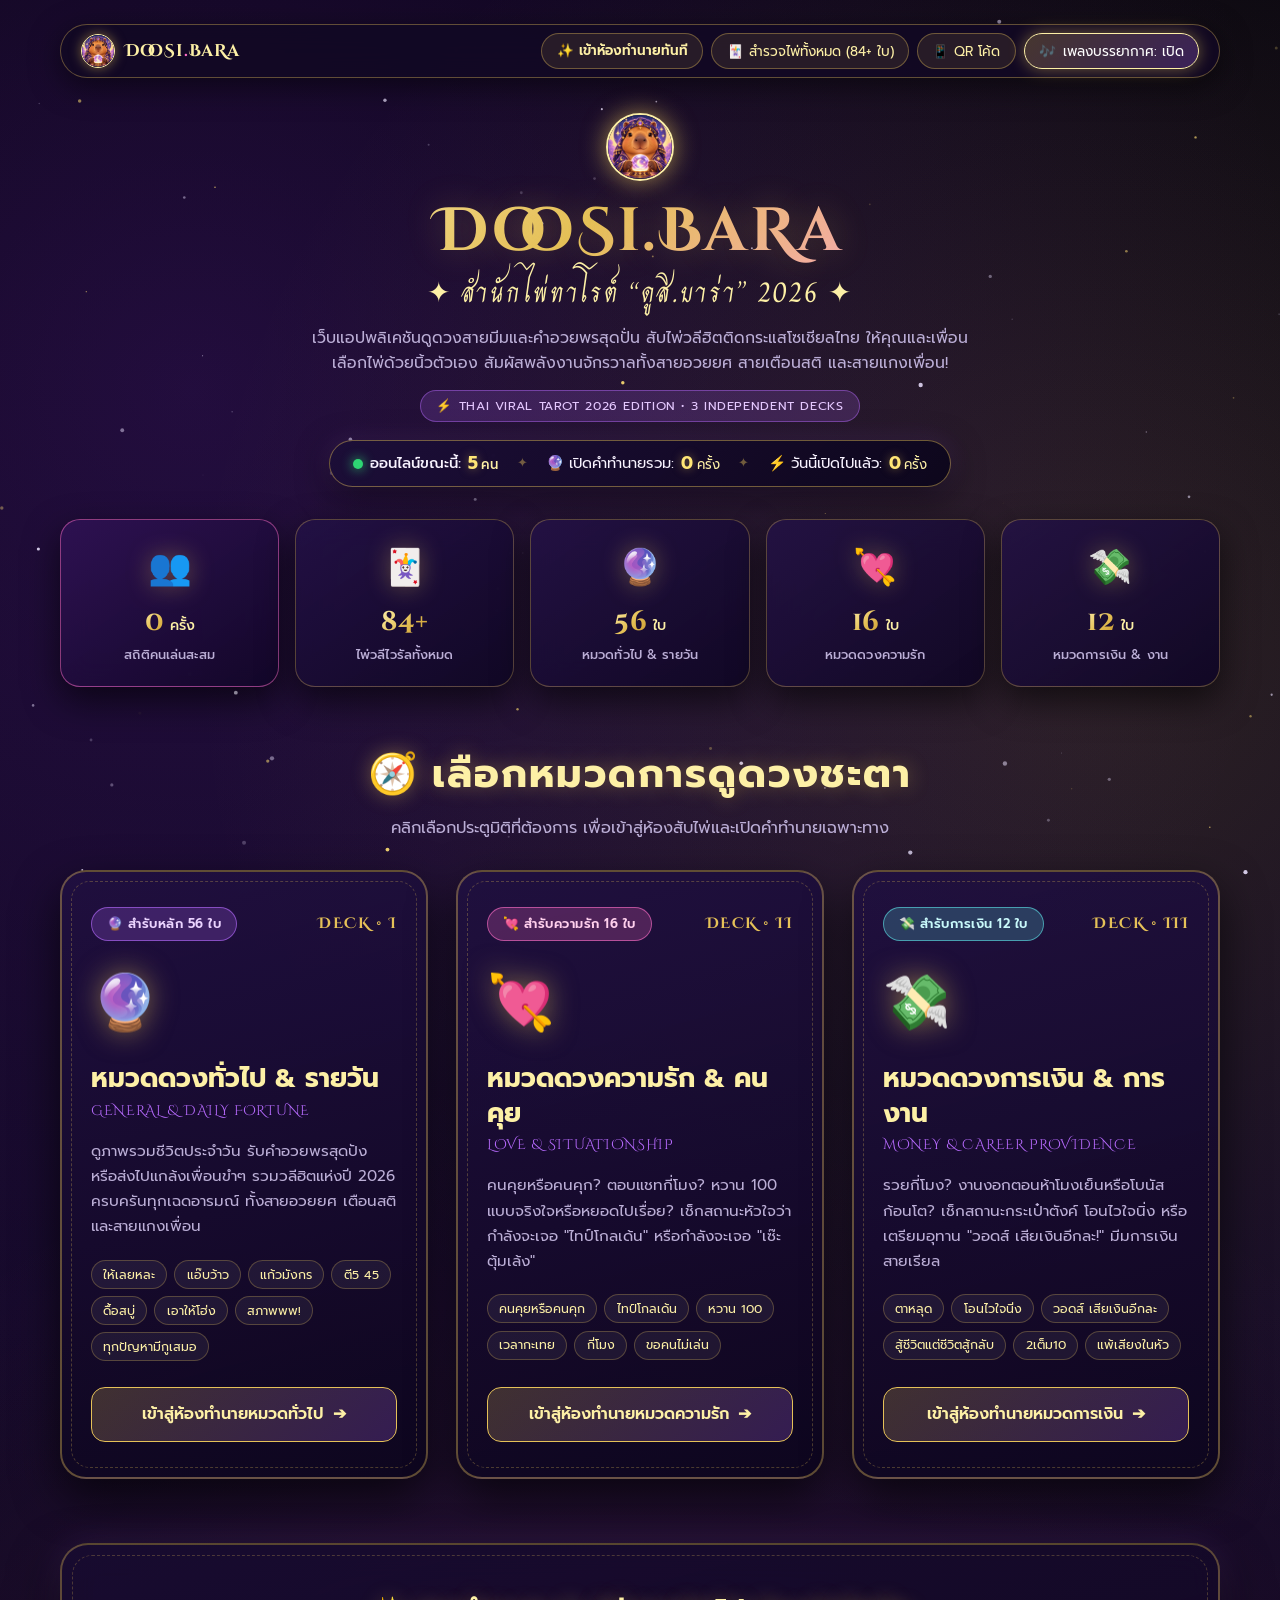
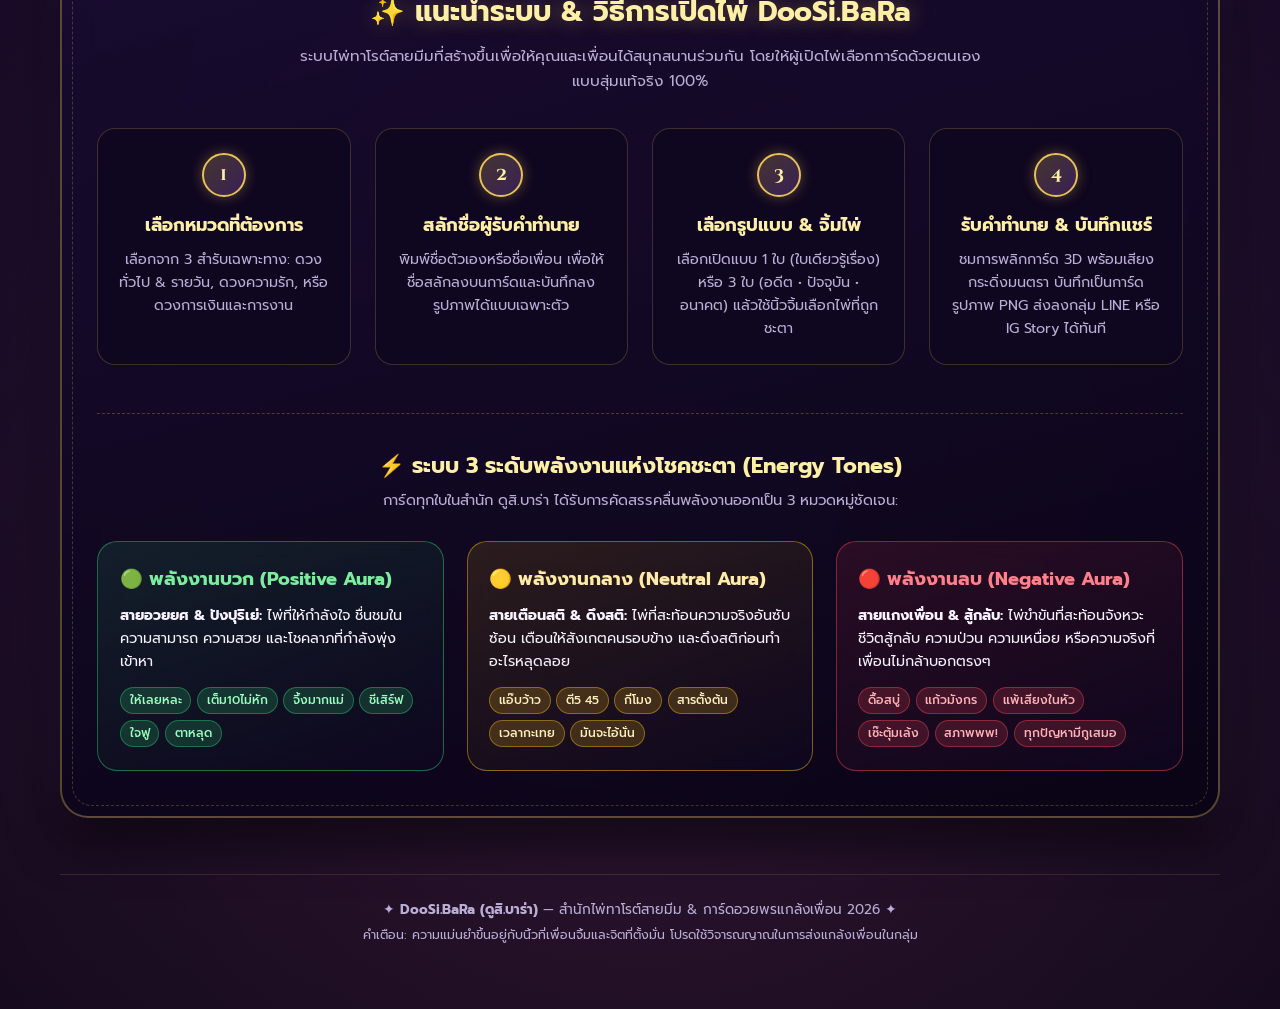
<file: index.html>
<!DOCTYPE html>
<html lang="th">
<head>
    <meta charset="UTF-8">
    <meta name="viewport" content="width=device-width, initial-scale=1.0">
    <title>DooSi.BaRa (ดูสิ.บาร่า) — แดชบอร์ดสำนักไพ่ทาโรต์สายมีม 2026</title>
    <meta name="description" content="DooSi.BaRa (ดูสิ.บาร่า) เว็บเปิดไพ่ทาโรต์ดูดวงขำๆ แกล้งเพื่อน รับคำอวยพรด้วยวลีไวรัลปี 2026 แยกหมวดทั่วไป ความรัก การเงิน พร้อมระบบพลังงาน 3 รูปแบบ">
    <meta name="theme-color" content="#120924">
    <!-- Open Graph / Social Sharing (LINE, Facebook, X) -->
    <meta property="og:type" content="website">
    <meta property="og:title" content="DooSi.BaRa (ดูสิ.บาร่า) — สำนักไพ่ทาโรต์สายมีม 2026">
    <meta property="og:description" content="เปิดไพ่ดูดวงขำๆ แกล้งเพื่อน รับคำอวยพรด้วยวลีไวรัลปี 2026 แยกหมวดทั่วไป ความรัก การเงิน 84+ ใบ!">
    <meta property="og:image" content="icon.png">
    <meta name="twitter:card" content="summary_large_image">
    <meta name="twitter:title" content="DooSi.BaRa (ดูสิ.บาร่า) — สำนักไพ่ทาโรต์สายมีม 2026">
    <meta name="twitter:description" content="เปิดไพ่ดูดวงขำๆ แกล้งเพื่อน รับคำอวยพรด้วยวลีไวรัลปี 2026 แยกหมวดทั่วไป ความรัก การเงิน">
    <meta name="twitter:image" content="icon.png">
    <link rel="icon" type="image/png" href="icon.png">
    <link rel="apple-touch-icon" href="icon.png">
    <link rel="preconnect" href="https://fonts.googleapis.com">
    <link rel="preconnect" href="https://fonts.gstatic.com" crossorigin>
    <link href="https://fonts.googleapis.com/css2?family=Charm:wght@400;700&family=Cinzel+Decorative:wght@700&family=Prompt:wght@300;400;500;600;700&display=swap" rel="stylesheet">
    <link rel="stylesheet" href="styles.css?v=20261002_v17">

    <!-- Direct Fallback / Cache-Proof Essential Layout Styles -->
    <!-- Direct Fallback / Cache-Proof Essential Layout Styles -->
    <style>
        /* Base typography & preventing awkward word drops */
        .stat-title, .stat-unit, .pill-label, .pill-unit, .legend-tag, .legend-label {
            white-space: nowrap !important;
            word-break: keep-all !important;
        }

        .dashboard-stats-grid {
            display: grid !important;
            grid-template-columns: repeat(5, 1fr) !important;
            gap: 1rem !important;
            margin: 1.5rem auto 3rem !important;
            max-width: 1180px !important;
        }

        @media (max-width: 1024px) {
            .dashboard-stats-grid {
                grid-template-columns: repeat(3, 1fr) !important;
                gap: 0.85rem !important;
            }
        }

        @media (max-width: 680px) {
            .dashboard-stats-grid {
                grid-template-columns: repeat(2, 1fr) !important;
                gap: 0.65rem !important;
                margin: 1.2rem auto 2.2rem !important;
            }
            .stat-box.highlight-player-stat {
                grid-column: span 2 !important;
                padding: 1.15rem 1rem !important;
            }
            .stat-box {
                padding: 0.95rem 0.65rem !important;
                border-radius: 16px !important;
            }
            .stat-icon {
                font-size: 1.75rem !important;
                margin-bottom: 0.25rem !important;
            }
            .stat-num-val {
                font-size: 1.45rem !important;
            }
            .stat-title {
                font-size: 0.76rem !important;
            }
        }

        .stat-box {
            background: linear-gradient(145deg, rgba(35, 17, 70, 0.85) 0%, rgba(16, 7, 36, 0.95) 100%) !important;
            border: 1.5px solid rgba(229, 193, 88, 0.32) !important;
            border-radius: 20px !important;
            padding: 1.25rem 0.85rem !important;
            text-align: center !important;
            box-shadow: 0 14px 35px rgba(0, 0, 0, 0.6) !important;
            backdrop-filter: blur(14px) !important;
            transition: all 0.3s ease !important;
        }
        .stat-box:hover {
            transform: translateY(-5px) !important;
            border-color: #e5c158 !important;
            box-shadow: 0 18px 45px rgba(0, 0, 0, 0.75), 0 0 25px rgba(229, 193, 88, 0.4) !important;
        }

        .stat-number {
            display: inline-flex !important;
            align-items: baseline !important;
            justify-content: center !important;
            gap: 0.35rem !important;
            white-space: nowrap !important;
            line-height: 1.2 !important;
            margin: 0.2rem 0 !important;
        }
        .stat-num-val {
            font-family: 'Cinzel Decorative', serif !important;
            font-size: clamp(1.4rem, 2.1vw, 2.05rem) !important;
            font-weight: 700 !important;
            background: linear-gradient(135deg, #fff2b2, #e5c158, #c89629) !important;
            -webkit-background-clip: text !important;
            -webkit-text-fill-color: transparent !important;
            letter-spacing: 0.02em !important;
            white-space: nowrap !important;
        }
        .stat-unit {
            font-family: 'Prompt', sans-serif !important;
            font-size: 0.88rem !important;
            font-weight: 500 !important;
            color: #fdf0a6 !important;
            white-space: nowrap !important;
        }
        .stat-title {
            font-size: clamp(0.76rem, 1vw, 0.86rem) !important;
            color: #bbaed6 !important;
            margin-top: 0.25rem !important;
            font-weight: 500 !important;
            letter-spacing: 0.01em !important;
        }

        /* Hero 2026 Badge Row (Strict Separate Row) */
        .hero-badge-wrap {
            display: flex !important;
            justify-content: center !important;
            width: 100% !important;
            margin: 0.85rem auto 1.15rem !important;
        }
        .badge-2026 {
            display: inline-flex !important;
            align-items: center !important;
            gap: 0.35rem !important;
            margin: 0 !important;
            padding: 0.3rem 0.95rem !important;
            font-size: 0.78rem !important;
            border-radius: 999px !important;
            background: rgba(184, 107, 255, 0.18) !important;
            border: 1px solid rgba(184, 107, 255, 0.45) !important;
            color: #e5c8ff !important;
            letter-spacing: 0.05em !important;
            white-space: nowrap !important;
        }

        /* Live Counter Strip Mobile & Desktop (Strict Separate Row) */
        .live-counter-strip {
            display: flex !important;
            align-items: center !important;
            justify-content: center !important;
            gap: 1.15rem !important;
            background: linear-gradient(135deg, rgba(28, 14, 56, 0.92) 0%, rgba(13, 6, 28, 0.96) 100%) !important;
            border: 1.5px solid rgba(229, 193, 88, 0.45) !important;
            box-shadow: 0 8px 32px rgba(0, 0, 0, 0.65), 0 0 25px rgba(184, 107, 255, 0.2) !important;
            border-radius: 999px !important;
            padding: 0.55rem 1.4rem !important;
            margin: 0 auto !important;
            width: fit-content !important;
            max-width: 900px !important;
            backdrop-filter: blur(12px) !important;
            white-space: nowrap !important;
        }
        .live-counter-pill {
            display: inline-flex !important;
            align-items: center !important;
            gap: 0.45rem !important;
            font-size: 0.92rem !important;
            color: #f8f3ff !important;
            white-space: nowrap !important;
        }
        .pill-value {
            display: inline-flex !important;
            align-items: baseline !important;
            gap: 0.2rem !important;
            white-space: nowrap !important;
        }
        .pill-unit {
            font-size: 0.82rem !important;
            color: #fdf0a6 !important;
            white-space: nowrap !important;
        }

        @media (max-width: 768px) {
            .app-wrapper {
                padding: 1rem 0.85rem 3rem !important;
            }
            .top-bar {
                border-radius: 999px !important;
                padding: 0.45rem 0.85rem !important;
                flex-direction: row !important;
                justify-content: space-between !important;
                align-items: center !important;
                flex-wrap: nowrap !important;
                margin-bottom: 1.5rem !important;
            }
            .top-actions {
                display: none !important;
            }
            .btn-hamburger {
                display: flex !important;
            }
            .brand-mini {
                font-size: 0.95rem !important;
            }
            .site-title {
                font-size: clamp(2rem, 8vw, 2.8rem) !important;
            }
            .hero-mascot-img {
                width: 58px !important;
                height: 58px !important;
            }
            .badge-2026 {
                font-size: 0.7rem !important;
                padding: 0.2rem 0.65rem !important;
            }
            .live-counter-strip {
                display: grid !important;
                grid-template-columns: repeat(3, 1fr) !important;
                border-radius: 16px !important;
                padding: 0.55rem 0.45rem !important;
                gap: 0.35rem !important;
                width: 100% !important;
                max-width: 100% !important;
            }
            .live-counter-divider {
                display: none !important;
            }
            .live-counter-pill {
                flex-direction: column !important;
                justify-content: center !important;
                text-align: center !important;
                gap: 0.15rem !important;
                font-size: 0.72rem !important;
                padding: 0.35rem 0.2rem !important;
                border-radius: 10px !important;
                background: rgba(255, 255, 255, 0.04) !important;
                border: 1px solid rgba(229, 193, 88, 0.15) !important;
            }
            .pill-label {
                font-size: 0.68rem !important;
                color: #bbaed6 !important;
                white-space: nowrap !important;
            }
            .pill-value {
                font-size: 0.82rem !important;
            }
            .live-glow-val {
                font-size: 0.98rem !important;
            }
        }

        .modes-portal-grid {
            display: grid !important;
            grid-template-columns: repeat(auto-fit, minmax(320px, 1fr)) !important;
            gap: 1.75rem !important;
            margin-bottom: 4rem !important;
        }

        @media (max-width: 768px) {
            .modes-portal-grid {
                grid-template-columns: 1fr !important;
                gap: 1.25rem !important;
                margin-bottom: 2.5rem !important;
            }
            .mode-portal-card {
                padding: 1.5rem 1.25rem !important;
                border-radius: 20px !important;
            }
            .portal-desc {
                font-size: 0.88rem !important;
                line-height: 1.55 !important;
            }
            .portal-title {
                font-size: 1.35rem !important;
            }
            .system-guide-card {
                padding: 1.6rem 1.15rem !important;
                border-radius: 20px !important;
                margin-bottom: 2.5rem !important;
            }
            .guide-step-grid {
                grid-template-columns: 1fr !important;
                gap: 0.9rem !important;
            }
            .tone-explain-grid {
                grid-template-columns: 1fr !important;
                gap: 0.9rem !important;
            }
        }

        .mode-portal-card {
            background: linear-gradient(165deg, rgba(32, 16, 64, 0.92) 0%, rgba(14, 6, 30, 0.98) 100%) !important;
            border: 2px solid rgba(229, 193, 88, 0.38) !important;
            border-radius: 26px !important;
            padding: 2.2rem 1.8rem !important;
            text-decoration: none !important;
            color: #f7f3ff !important;
            display: flex !important;
            flex-direction: column !important;
            justify-content: space-between !important;
            box-shadow: 0 18px 45px rgba(0, 0, 0, 0.65) !important;
            transition: all 0.35s cubic-bezier(0.22, 1, 0.36, 1) !important;
            position: relative !important;
        }
        .mode-portal-card:hover {
            transform: translateY(-8px) scale(1.02) !important;
            border-color: #fdf0a6 !important;
            box-shadow: 0 28px 60px rgba(0, 0, 0, 0.85), 0 0 35px rgba(229, 193, 88, 0.45) !important;
        }
        .portal-general:hover {
            box-shadow: 0 28px 60px rgba(0, 0, 0, 0.85), 0 0 45px rgba(184, 107, 255, 0.5) !important;
            border-color: #d199ff !important;
        }
        .portal-love:hover {
            box-shadow: 0 28px 60px rgba(0, 0, 0, 0.85), 0 0 45px rgba(255, 110, 199, 0.5) !important;
            border-color: #ff9ee2 !important;
        }
        .portal-money:hover {
            box-shadow: 0 28px 60px rgba(0, 0, 0, 0.85), 0 0 45px rgba(92, 225, 230, 0.5) !important;
            border-color: #7fedf2 !important;
        }
        .portal-top-bar {
            display: flex !important;
            justify-content: space-between !important;
            align-items: center !important;
            margin-bottom: 1.2rem !important;
        }
        .portal-enter-btn {
            width: 100% !important;
            padding: 0.85rem 1.2rem !important;
            background: linear-gradient(135deg, rgba(229, 193, 88, 0.22), rgba(184, 107, 255, 0.22)) !important;
            border: 1.5px solid #e5c158 !important;
            border-radius: 14px !important;
            color: #fdf0a6 !important;
            font-size: 1rem !important;
            font-weight: 600 !important;
            text-align: center !important;
            transition: all 0.3s ease !important;
            display: flex !important;
            align-items: center !important;
            justify-content: center !important;
            gap: 0.6rem !important;
        }
        .mode-portal-card:hover .portal-enter-btn {
            background: linear-gradient(135deg, #f3d470, #c89629) !important;
            color: #160a28 !important;
            box-shadow: 0 0 25px rgba(229, 193, 88, 0.5) !important;
        }
        .system-guide-card {
            background: linear-gradient(165deg, rgba(24, 11, 48, 0.9) 0%, rgba(10, 4, 22, 0.96) 100%) !important;
            border: 2px solid rgba(229, 193, 88, 0.35) !important;
            border-radius: 28px !important;
            padding: 2.8rem 2.2rem !important;
            margin-bottom: 3.5rem !important;
            box-shadow: 0 20px 50px rgba(0,0,0,0.7), 0 0 35px rgba(184, 107, 255, 0.15) !important;
        }
        .guide-step-grid {
            display: grid !important;
            grid-template-columns: repeat(auto-fit, minmax(230px, 1fr)) !important;
            gap: 1.5rem !important;
            margin-top: 2.2rem !important;
        }
        .guide-step-item {
            background: rgba(15, 7, 32, 0.8) !important;
            border: 1.5px solid rgba(229, 193, 88, 0.22) !important;
            border-radius: 18px !important;
            padding: 1.5rem 1.25rem !important;
            text-align: center !important;
        }
        .step-num {
            display: inline-flex !important;
            align-items: center !important;
            justify-content: center !important;
            width: 44px !important;
            height: 44px !important;
            border-radius: 50% !important;
            background: linear-gradient(135deg, rgba(229, 193, 88, 0.25), rgba(184, 107, 255, 0.25)) !important;
            border: 2px solid #e5c158 !important;
            color: #fdf0a6 !important;
            font-family: 'Cinzel Decorative', serif !important;
            font-weight: 700 !important;
            font-size: 1.15rem !important;
            margin-bottom: 0.9rem !important;
        }
        .tone-explain-grid {
            display: grid !important;
            grid-template-columns: repeat(auto-fit, minmax(260px, 1fr)) !important;
            gap: 1.4rem !important;
            margin-top: 1.8rem !important;
        }
        .tone-explain-card {
            border-radius: 20px !important;
            padding: 1.45rem 1.35rem !important;
        }
        .tone-explain-card.positive {
            background: linear-gradient(160deg, rgba(46, 213, 115, 0.12), rgba(15, 7, 32, 0.85)) !important;
            border: 1.5px solid rgba(46, 213, 115, 0.45) !important;
        }
        .tone-explain-card.neutral {
            background: linear-gradient(160deg, rgba(255, 195, 18, 0.12), rgba(15, 7, 32, 0.85)) !important;
            border: 1.5px solid rgba(255, 195, 18, 0.45) !important;
        }
        .tone-explain-card.negative {
            background: linear-gradient(160deg, rgba(255, 71, 87, 0.12), rgba(15, 7, 32, 0.85)) !important;
            border: 1.5px solid rgba(255, 71, 87, 0.45) !important;
        }
    </style>
</head>
<body>
    <!-- Animated Celestial Starfield -->
    <canvas id="starfield"></canvas>

    <div class="app-wrapper">
        <!-- Top Navigation Bar (Single Row Desktop + Hamburger Mobile) -->
        <nav class="top-bar">
            <a href="index.html" class="brand-mini">
                <img src="icon.png" alt="DooSi.BaRa Mascot" class="brand-mascot-img">
                <span>DooSi<span class="dot">.</span>BaRa</span>
            </a>
            
            <div class="top-actions">
                <a href="reading.html?mode=general" class="btn-pill" style="text-decoration:none; color:var(--gold-light); font-weight:600;">
                    ✨ เข้าห้องทำนายทันที
                </a>
                <button type="button" class="btn-pill" id="btnOpenGallery">
                    🃏 สำรวจไพ่ทั้งหมด (84+ ใบ)
                </button>
                <button type="button" class="btn-pill" id="btnOpenQrModal">
                    📱 QR โค้ด
                </button>
                <button type="button" class="btn-pill sound-active" id="btnToggleSound">
                    <span class="bgm-wave-anim">🎶</span> <span id="soundBtnText">เพลง: เปิด</span>
                </button>
            </div>

            <!-- Hamburger Button for Mobile -->
            <button type="button" class="btn-hamburger" id="btnNavToggle" aria-label="เปิดเมนูนำทาง" aria-expanded="false">
                <span class="hamburger-bar"></span>
                <span class="hamburger-bar"></span>
                <span class="hamburger-bar"></span>
            </button>

            <!-- Mobile Dropdown Menu -->
            <div class="nav-mobile-dropdown" id="navMobileDropdown">
                <div class="dropdown-header">🧭 ประตูเข้าห้องดูดวง:</div>
                <a href="reading.html?mode=general" class="dropdown-item">🔮 หมวดทั่วไป & รายวัน (56 ใบ)</a>
                <a href="reading.html?mode=love" class="dropdown-item">💘 หมวดความรัก & คนคุย (16 ใบ)</a>
                <a href="reading.html?mode=money" class="dropdown-item">💸 หมวดการเงิน & งาน (12 ใบ)</a>
                <div class="dropdown-divider"></div>
                <button type="button" class="dropdown-item" id="btnOpenGalleryMobile">🃏 สำรวจไพ่ทั้งหมด (84+ ใบ)</button>
                <button type="button" class="dropdown-item" id="btnOpenQrModalMobile">📱 สแกน QR Code เล่นบนมือถือ</button>
                <button type="button" class="dropdown-item sound-active" id="btnToggleSoundMobile"><span class="bgm-wave-anim">🎶</span> เพลงบรรยากาศ: เปิด</button>
            </div>
        </nav>

        <!-- Hero Section -->
        <header class="hero-header">
            <div class="celestial-emblem" aria-hidden="true" style="background:transparent; border:none; box-shadow:none;">
                <img src="icon.png" alt="DooSi.BaRa Mascot" class="hero-mascot-img">
            </div>
            <h1 class="site-title">DooSi.BaRa</h1>
            <span class="site-title-thai">✦ สำนักไพ่ทาโรต์ “ดูสิ.บาร่า” 2026 ✦</span>
            <p class="site-subtitle">
                เว็บแอปพลิเคชันดูดวงสายมีมและคำอวยพรสุดปั่น สับไพ่วลีฮิตติดกระแสโซเชียลไทย ให้คุณและเพื่อนเลือกไพ่ด้วยนิ้วตัวเอง สัมผัสพลังงานจักรวาลทั้งสายอวยยศ สายเตือนสติ และสายแกงเพื่อน!
            </p>

            <!-- Distinct Row 1: 2026 Edition Badge -->
            <div class="hero-badge-wrap">
                <span class="badge-2026">⚡ THAI VIRAL TAROT 2026 EDITION • 3 INDEPENDENT DECKS</span>
            </div>

            <!-- Distinct Row 2: Real-Time Live Player Counter Strip -->
            <div class="live-counter-strip" aria-label="สถิติผู้เปิดไพ่แบบเรียลไทม์">
                <div class="live-counter-pill pulse-active">
                    <span class="live-pulse-dot" aria-hidden="true"></span>
                    <span class="pill-label">ออนไลน์ขณะนี้:</span>
                    <span class="pill-value"><strong id="liveOnlineCount" class="live-glow-val">1</strong> <span class="pill-unit">คน</span></span>
                </div>
                <div class="live-counter-divider" aria-hidden="true">✦</div>
                <div class="live-counter-pill">
                    <span class="pill-label">🔮 เปิดคำทำนายรวม:</span>
                    <span class="pill-value"><strong id="liveTotalReadings" class="live-glow-val">0</strong> <span class="pill-unit">ครั้ง</span></span>
                </div>
                <div class="live-counter-divider" aria-hidden="true">✦</div>
                <div class="live-counter-pill">
                    <span class="pill-label">⚡ วันนี้เปิดไปแล้ว:</span>
                    <span class="pill-value"><strong id="liveTodayReadings" class="live-glow-val">0</strong> <span class="pill-unit">ครั้ง</span></span>
                </div>
            </div>
        </header>

        <!-- Overview Dashboard Stats -->
        <div class="dashboard-stats-grid">
            <div class="stat-box highlight-player-stat">
                <div class="stat-icon">👥</div>
                <div class="stat-number" id="statPlayerCount"><span class="stat-num-val">0</span> <span class="stat-unit">ครั้ง</span></div>
                <div class="stat-title">สถิติคนเล่นสะสม</div>
            </div>
            <div class="stat-box">
                <div class="stat-icon">🃏</div>
                <div class="stat-number" id="statTotalCards"><span class="stat-num-val">84+</span></div>
                <div class="stat-title">ไพ่วลีไวรัลทั้งหมด</div>
            </div>
            <div class="stat-box">
                <div class="stat-icon">🔮</div>
                <div class="stat-number" id="statGeneralCards"><span class="stat-num-val">56</span> <span class="stat-unit">ใบ</span></div>
                <div class="stat-title">หมวดทั่วไป & รายวัน</div>
            </div>
            <div class="stat-box">
                <div class="stat-icon">💘</div>
                <div class="stat-number" id="statLoveCards"><span class="stat-num-val">16</span> <span class="stat-unit">ใบ</span></div>
                <div class="stat-title">หมวดดวงความรัก</div>
            </div>
            <div class="stat-box">
                <div class="stat-icon">💸</div>
                <div class="stat-number" id="statMoneyCards"><span class="stat-num-val">12</span> <span class="stat-unit">ใบ</span></div>
                <div class="stat-title">หมวดการเงิน & งาน</div>
            </div>
        </div>

        <!-- Mode Portals Section -->
        <div class="section-heading-center">
            <h2>🧭 เลือกหมวดการดูดวงชะตา</h2>
            <p>คลิกเลือกประตูมิติที่ต้องการ เพื่อเข้าสู่ห้องสับไพ่และเปิดคำทำนายเฉพาะทาง</p>
        </div>

        <section class="modes-portal-grid" aria-label="เลือกโหมดการดูดวง">
            <!-- Mode 1: General -->
            <a href="reading.html?mode=general" class="mode-portal-card portal-general" aria-label="เข้าสู่ห้องทำนายดวงทั่วไป">
                <div>
                    <div class="portal-top-bar">
                        <span class="portal-badge badge-general">🔮 สำรับหลัก 56 ใบ</span>
                        <span class="portal-roman">DECK • I</span>
                    </div>
                    <div class="portal-icon">🔮</div>
                    <h3 class="portal-title">หมวดดวงทั่วไป & รายวัน</h3>
                    <div class="portal-subtitle">GENERAL & DAILY FORTUNE</div>
                    <p class="portal-desc">
                        ดูภาพรวมชีวิตประจำวัน รับคำอวยพรสุดปัง หรือส่งไปแกล้งเพื่อนขำๆ รวมวลีฮิตแห่งปี 2026 ครบครันทุกเฉดอารมณ์ ทั้งสายอวยยศ เตือนสติ และสายแกงเพื่อน
                    </p>
                    <div class="portal-sample-tags">
                        <span class="sample-tag">ให้เลยหละ</span>
                        <span class="sample-tag">แอ๊บว้าว</span>
                        <span class="sample-tag">แก้วมังกร</span>
                        <span class="sample-tag">ตี5 45</span>
                        <span class="sample-tag">ดื้อสบู่</span>
                        <span class="sample-tag">เอาให้โฮ่ง</span>
                        <span class="sample-tag">สภาพพพ!</span>
                        <span class="sample-tag">ทุกปัญหามีกูเสมอ</span>
                    </div>
                </div>
                <div class="portal-enter-btn">
                    <span>เข้าสู่ห้องทำนายหมวดทั่วไป</span>
                    <span class="portal-arrow">➔</span>
                </div>
            </a>

            <!-- Mode 2: Love -->
            <a href="reading.html?mode=love" class="mode-portal-card portal-love" aria-label="เข้าสู่ห้องทำนายความรัก">
                <div>
                    <div class="portal-top-bar">
                        <span class="portal-badge badge-love">💘 สำรับความรัก 16 ใบ</span>
                        <span class="portal-roman">DECK • II</span>
                    </div>
                    <div class="portal-icon">💘</div>
                    <h3 class="portal-title">หมวดดวงความรัก & คนคุย</h3>
                    <div class="portal-subtitle">LOVE & SITUATIONSHIP</div>
                    <p class="portal-desc">
                        คนคุยหรือคนคุก? ตอบแชทกี่โมง? หวาน 100 แบบจริงใจหรือหยอดไปเรื่อย? เช็กสถานะหัวใจว่ากำลังจะเจอ "ไทป์โกลเด้น" หรือกำลังจะเจอ "เซ๊ะตุ้มเล้ง"
                    </p>
                    <div class="portal-sample-tags">
                        <span class="sample-tag">คนคุยหรือคนคุก</span>
                        <span class="sample-tag">ไทป์โกลเด้น</span>
                        <span class="sample-tag">หวาน 100</span>
                        <span class="sample-tag">เวลากะเทย</span>
                        <span class="sample-tag">กี่โมง</span>
                        <span class="sample-tag">ขอคนไม่เล่น</span>
                    </div>
                </div>
                <div class="portal-enter-btn">
                    <span>เข้าสู่ห้องทำนายหมวดความรัก</span>
                    <span class="portal-arrow">➔</span>
                </div>
            </a>

            <!-- Mode 3: Money & Career -->
            <a href="reading.html?mode=money" class="mode-portal-card portal-money" aria-label="เข้าสู่ห้องทำนายการเงิน">
                <div>
                    <div class="portal-top-bar">
                        <span class="portal-badge badge-money">💸 สำรับการเงิน 12 ใบ</span>
                        <span class="portal-roman">DECK • III</span>
                    </div>
                    <div class="portal-icon">💸</div>
                    <h3 class="portal-title">หมวดดวงการเงิน & การงาน</h3>
                    <div class="portal-subtitle">MONEY & CAREER PROVIDENCE</div>
                    <p class="portal-desc">
                        รวยกี่โมง? งานงอกตอนห้าโมงเย็นหรือโบนัสก้อนโต? เช็กสถานะกระเป๋าตังค์ โอนไวใจนิ่ง หรือเตรียมอุทาน "วอดส์ เสียเงินอีกละ!" มีมการเงินสายเรียล
                    </p>
                    <div class="portal-sample-tags">
                        <span class="sample-tag">ตาหลุด</span>
                        <span class="sample-tag">โอนไวใจนิ่ง</span>
                        <span class="sample-tag">วอดส์ เสียเงินอีกละ</span>
                        <span class="sample-tag">สู้ชีวิตแต่ชีวิตสู้กลับ</span>
                        <span class="sample-tag">2เต็ม10</span>
                        <span class="sample-tag">แพ้เสียงในหัว</span>
                    </div>
                </div>
                <div class="portal-enter-btn">
                    <span>เข้าสู่ห้องทำนายหมวดการเงิน</span>
                    <span class="portal-arrow">➔</span>
                </div>
            </a>
        </section>

        <!-- System Architecture & How It Works -->
        <section class="system-guide-card">
            <div style="text-align:center;">
                <h3 style="font-size:1.75rem; color:var(--gold-light); margin-bottom:0.5rem; text-shadow:0 0 20px rgba(229,193,88,0.4);">
                    ✨ แนะนำระบบ & วิธีการเปิดไพ่ DooSi.BaRa
                </h3>
                <p style="color:var(--text-muted); font-size:0.95rem; max-width:700px; margin:0 auto; line-height:1.65;">
                    ระบบไพ่ทาโรต์สายมีมที่สร้างขึ้นเพื่อให้คุณและเพื่อนได้สนุกสนานร่วมกัน โดยให้ผู้เปิดไพ่เลือกการ์ดด้วยตนเองแบบสุ่มแท้จริง 100%
                </p>
            </div>

            <!-- Steps Grid -->
            <div class="guide-step-grid">
                <div class="guide-step-item">
                    <div class="step-num">1</div>
                    <h4>เลือกหมวดที่ต้องการ</h4>
                    <p>เลือกจาก 3 สำรับเฉพาะทาง: ดวงทั่วไป & รายวัน, ดวงความรัก, หรือดวงการเงินและการงาน</p>
                </div>
                <div class="guide-step-item">
                    <div class="step-num">2</div>
                    <h4>สลักชื่อผู้รับคำทำนาย</h4>
                    <p>พิมพ์ชื่อตัวเองหรือชื่อเพื่อน เพื่อให้ชื่อสลักลงบนการ์ดและบันทึกลงรูปภาพได้แบบเฉพาะตัว</p>
                </div>
                <div class="guide-step-item">
                    <div class="step-num">3</div>
                    <h4>เลือกรูปแบบ & จิ้มไพ่</h4>
                    <p>เลือกเปิดแบบ 1 ใบ (ใบเดียวรู้เรื่อง) หรือ 3 ใบ (อดีต • ปัจจุบัน • อนาคต) แล้วใช้นิ้วจิ้มเลือกไพ่ที่ถูกชะตา</p>
                </div>
                <div class="guide-step-item">
                    <div class="step-num">4</div>
                    <h4>รับคำทำนาย & บันทึกแชร์</h4>
                    <p>ชมการพลิกการ์ด 3D พร้อมเสียงกระดิ่งมนตรา บันทึกเป็นการ์ดรูปภาพ PNG ส่งลงกลุ่ม LINE หรือ IG Story ได้ทันที</p>
                </div>
            </div>

            <!-- 3 Energy Tones System -->
            <div style="margin-top:3rem; padding-top:2.2rem; border-top:1px dashed rgba(229,193,88,0.28);">
                <div style="text-align:center; margin-bottom:1.5rem;">
                    <h4 style="font-size:1.35rem; color:var(--gold-light);">
                        ⚡ ระบบ 3 ระดับพลังงานแห่งโชคชะตา (Energy Tones)
                    </h4>
                    <p style="color:var(--text-muted); font-size:0.92rem; margin-top:0.3rem;">
                        การ์ดทุกใบในสำนัก ดูสิ.บาร่า ได้รับการคัดสรรคลื่นพลังงานออกเป็น 3 หมวดหมู่ชัดเจน:
                    </p>
                </div>

                <div class="tone-explain-grid">
                    <div class="tone-explain-card positive">
                        <h4>🟢 พลังงานบวก (Positive Aura)</h4>
                        <p>
                            <strong>สายอวยยศ & ปังปุริเย่:</strong> ไพ่ที่ให้กำลังใจ ชื่นชมในความสามารถ ความสวย และโชคลาภที่กำลังพุ่งเข้าหา
                        </p>
                        <div class="tone-chips">
                            <span class="tone-chip">ให้เลยหละ</span>
                            <span class="tone-chip">เต็ม10ไม่หัก</span>
                            <span class="tone-chip">จึ้งมากแม่</span>
                            <span class="tone-chip">ชีเสิร์ฟ</span>
                            <span class="tone-chip">ใจฟู</span>
                            <span class="tone-chip">ตาหลุด</span>
                        </div>
                    </div>

                    <div class="tone-explain-card neutral">
                        <h4>🟡 พลังงานกลาง (Neutral Aura)</h4>
                        <p>
                            <strong>สายเตือนสติ & ดึงสติ:</strong> ไพ่ที่สะท้อนความจริงอันซับซ้อน เตือนให้สังเกตคนรอบข้าง และดึงสติก่อนทำอะไรหลุดลอย
                        </p>
                        <div class="tone-chips">
                            <span class="tone-chip">แอ๊บว้าว</span>
                            <span class="tone-chip">ตี5 45</span>
                            <span class="tone-chip">กี่โมง</span>
                            <span class="tone-chip">สารตั้งต้น</span>
                            <span class="tone-chip">เวลากะเทย</span>
                            <span class="tone-chip">มันจะไอ้นั่น</span>
                        </div>
                    </div>

                    <div class="tone-explain-card negative">
                        <h4>🔴 พลังงานลบ (Negative Aura)</h4>
                        <p>
                            <strong>สายแกงเพื่อน & สู้กลับ:</strong> ไพ่ขำขันที่สะท้อนจังหวะชีวิตสู้กลับ ความป่วน ความเหนื่อย หรือความจริงที่เพื่อนไม่กล้าบอกตรงๆ
                        </p>
                        <div class="tone-chips">
                            <span class="tone-chip">ดื้อสบู่</span>
                            <span class="tone-chip">แก้วมังกร</span>
                            <span class="tone-chip">แพ้เสียงในหัว</span>
                            <span class="tone-chip">เซ๊ะตุ้มเล้ง</span>
                            <span class="tone-chip">สภาพพพ!</span>
                            <span class="tone-chip">ทุกปัญหามีกูเสมอ</span>
                        </div>
                    </div>
                </div>
            </div>
        </section>

        <!-- Footer -->
        <footer class="site-footer">
            <p>✦ <strong>DooSi.BaRa (ดูสิ.บาร่า)</strong> — สำนักไพ่ทาโรต์สายมีม & การ์ดอวยพรแกล้งเพื่อน 2026 ✦</p>
            <p style="margin-top:0.3rem; font-size:0.78rem;">
                คำเตือน: ความแม่นยำขึ้นอยู่กับนิ้วที่เพื่อนจิ้มและจิตที่ตั้งมั่น โปรดใช้วิจารณญาณในการส่งแกล้งเพื่อนในกลุ่ม
            </p>
        </footer>
    </div>

    <!-- Modal 1: Master Gallery (All Decks Explorer) -->
    <div class="modal-backdrop" id="galleryModal" role="dialog" aria-modal="true">
        <div class="modal-card">
            <div class="modal-header">
                <div class="modal-title">🃏 สำรวจไพ่วลีไวรัลทั้งหมดใน DooSi.BaRa</div>
                <button type="button" class="btn-close-modal" onclick="document.getElementById('galleryModal').classList.remove('open')">✕</button>
            </div>

            <!-- Search and Filter Bar -->
            <div style="margin-bottom:1.2rem;">
                <input
                    type="text"
                    id="gallerySearchInput"
                    class="mystic-input"
                    placeholder="🔍 ค้นหาวลี หรือคำในความหมาย (เช่น ให้เลยหละ, แก้วมังกร, ตี5 45, ใจฟู...)"
                    style="margin-bottom:0.75rem;"
                >

                <div class="gallery-filter-bar">
                    <span style="font-size:0.8rem; color:var(--text-muted); margin-right:0.3rem;">หมวด:</span>
                    <button type="button" class="gallery-filter-pill active" data-filter="all">ทั้งหมด</button>
                    <button type="button" class="gallery-filter-pill" data-filter="general">🔮 ทั่วไป & รายวัน</button>
                    <button type="button" class="gallery-filter-pill" data-filter="love">💘 ความรัก</button>
                    <button type="button" class="gallery-filter-pill" data-filter="money">💸 การเงิน</button>
                </div>

                <div class="gallery-filter-bar">
                    <span style="font-size:0.8rem; color:var(--text-muted); margin-right:0.3rem;">พลังงาน:</span>
                    <button type="button" class="gallery-tone-pill active" data-tone="all">ทุกพลังงาน</button>
                    <button type="button" class="gallery-tone-pill" data-tone="positive">🟢 พลังบวก</button>
                    <button type="button" class="gallery-tone-pill" data-tone="neutral">🟡 พลังกลาง</button>
                    <button type="button" class="gallery-tone-pill" data-tone="negative">🔴 พลังลบ</button>
                    <span id="galleryCountBadge" style="margin-left:auto; font-size:0.78rem; color:var(--gold-light);"></span>
                </div>
            </div>

            <!-- Cards Grid -->
            <div class="gallery-grid" id="galleryGridContainer"></div>
        </div>
    </div>

    <!-- Modal 2: Individual Card Detail Preview -->
    <div class="modal-backdrop" id="cardDetailModal" role="dialog" aria-modal="true">
        <div class="modal-card" style="max-width:680px;">
            <div class="modal-header">
                <div class="modal-title">🃏 รายละเอียดไพ่ทาโรต์</div>
                <button type="button" class="btn-close-modal" onclick="document.getElementById('cardDetailModal').classList.remove('open')">✕</button>
            </div>
            <div id="cardDetailContent" style="padding-top:0.5rem;"></div>
        </div>
    </div>

    <!-- Modal 3: Standalone QR Code for Mobile Play -->
    <div class="modal-backdrop" id="qrModal" role="dialog" aria-modal="true">
        <div class="modal-card" style="max-width:440px; text-align:center;">
            <div class="modal-header">
                <div class="modal-title">📱 สแกนเล่นบนมือถือ</div>
                <button type="button" class="btn-close-modal" onclick="document.getElementById('qrModal').classList.remove('open')">✕</button>
            </div>
            <div style="padding:1.2rem 0.5rem 0.5rem;">
                <div style="background:#ffffff; padding:12px; border-radius:18px; display:inline-block; box-shadow:0 0 30px rgba(229,193,88,0.45); margin-bottom:1rem;">
                    <img src="qrcode.png" alt="DooSi.BaRa QR Code" style="width:210px; height:210px; display:block; border-radius:8px;">
                </div>
                <h3 style="color:var(--gold-light); font-size:1.15rem; margin-bottom:0.35rem; font-family:'Cinzel Decorative',serif;">DooSi.BaRa • ดูสิ.บาร่า</h3>
                <p style="color:var(--text-muted); font-size:0.86rem; margin-bottom:1.25rem; line-height:1.5;">
                    ยกกล้องมือถือขึ้นมาสแกน QR Code เพื่อเปิดไพ่ดูดวงสายมีมบนมือถือได้ทันที ไม่ต้องโหลดแอป!
                </p>
                <div style="display:flex; justify-content:center; gap:0.6rem; flex-wrap:wrap;">
                    <button type="button" id="btnDownloadQrAction" class="btn-gold" style="font-size:0.88rem;">
                        📥 ดาวน์โหลดรูป QR Code
                    </button>
                    <button type="button" class="btn-outline-gold" onclick="navigator.clipboard.writeText('https://thanabara.github.io/DooSi/'); showToast('📋 คัดลอกลิงก์เรียบร้อย!');" style="font-size:0.88rem;">
                        🔗 คัดลอกลิงก์
                    </button>
                </div>
                <div style="margin-top:0.85rem;">
                    <span style="display:inline-block; font-size:0.8rem; color:#fdf0a6; background:rgba(229,193,88,0.12); border:1px solid rgba(229,193,88,0.28); padding:0.35rem 0.75rem; border-radius:10px;">
                        💡 <strong>บนมือถือ:</strong> แตะค้างที่รูป QR Code แล้วกด <em>"บันทึกรูปภาพ"</em> ได้เลย
                    </span>
                </div>
            </div>
        </div>
    </div>

    <!-- Toast Notification -->
    <div class="mystic-toast" id="mysticToast" role="status" aria-live="polite"></div>

    <!-- Load Decks and Dashboard Controller -->
    <script src="data/general.js?v=20261002_v18"></script>
    <script src="data/love.js?v=20261002_v18"></script>
    <script src="data/money.js?v=20261002_v18"></script>
    <script src="dashboard.js?v=20261002_v18"></script>
</body>
</html>
</file>
<file: styles.css>
:root {
    --bg-deep: #070410;
    --bg-mid: #120924;
    --bg-card: #1a0f33;
    --bg-panel: rgba(22, 12, 44, 0.85);
    --gold-primary: #e5c158;
    --gold-light: #fdf0a6;
    --gold-dark: #9e7820;
    --gold-glow: rgba(229, 193, 88, 0.45);
    --purple-neon: #b86bff;
    --pink-accent: #ff6ec7;
    --cyan-mystic: #5ce1e6;
    --text-main: #f8f3ff;
    --text-muted: #bbaed6;
    --border-gold: rgba(229, 193, 88, 0.38);
    --shadow-mystic: 0 20px 50px rgba(0, 0, 0, 0.75), 0 0 30px rgba(184, 107, 255, 0.15);
}

* {
    box-sizing: border-box;
    margin: 0;
    padding: 0;
}

html {
    scroll-behavior: smooth;
}

body {
    font-family: 'Prompt', -apple-system, BlinkMacSystemFont, sans-serif;
    background-color: var(--bg-deep);
    background-image:
        radial-gradient(circle at 15% 15%, rgba(120, 40, 200, 0.22) 0%, transparent 45%),
        radial-gradient(circle at 85% 25%, rgba(229, 193, 88, 0.14) 0%, transparent 40%),
        radial-gradient(circle at 50% 85%, rgba(255, 110, 199, 0.15) 0%, transparent 50%),
        linear-gradient(180deg, #070410 0%, #130926 50%, #090514 100%);
    color: var(--text-main);
    min-height: 100vh;
    overflow-x: hidden;
    position: relative;
    line-height: 1.6;
}

/* Starfield Canvas Background */
#starfield {
    position: fixed;
    top: 0;
    left: 0;
    width: 100%;
    height: 100%;
    pointer-events: none;
    z-index: 0;
}

.app-wrapper {
    position: relative;
    z-index: 1;
    max-width: 1200px;
    margin: 0 auto;
    padding: 1.5rem 1.25rem 4rem;
}

/* Top Navigation / Utility Bar (Strict Single-Row Layout) */
.top-bar {
    display: flex;
    justify-content: space-between;
    align-items: center;
    flex-wrap: nowrap;
    gap: 0.75rem;
    padding: 0.5rem 1.25rem;
    background: rgba(18, 9, 36, 0.88);
    border: 1.5px solid var(--border-gold);
    border-radius: 999px;
    backdrop-filter: blur(14px);
    margin: 0 auto 2rem;
    max-width: 1180px;
    width: 100%;
    box-shadow: 0 8px 30px rgba(0, 0, 0, 0.5);
    position: relative;
    z-index: 100;
}

.brand-mini {
    display: flex;
    align-items: center;
    gap: 0.6rem;
    font-family: 'Cinzel Decorative', 'Prompt', serif;
    font-weight: 700;
    color: var(--gold-light);
    font-size: 1.05rem;
    letter-spacing: 0.05em;
    flex-shrink: 0;
    text-decoration: none;
}

.brand-mini .dot {
    color: var(--pink-accent);
}

.brand-mascot-img {
    width: 34px;
    height: 34px;
    border-radius: 50%;
    border: 1.5px solid var(--gold-light);
    box-shadow: 0 0 12px rgba(229, 193, 88, 0.5);
    object-fit: cover;
    flex-shrink: 0;
}

.top-actions {
    display: flex;
    align-items: center;
    gap: 0.5rem;
    flex-wrap: nowrap;
}

/* Back Button in Reading Chamber */
.top-nav-back-btn {
    display: inline-flex;
    align-items: center;
    gap: 0.55rem;
    text-decoration: none;
    color: var(--gold-light);
    font-family: 'Cinzel Decorative', 'Prompt', serif;
    font-weight: 700;
    font-size: 1.05rem;
    letter-spacing: 0.05em;
    flex-shrink: 0;
    background: transparent;
    border: none;
    padding: 0;
    transition: opacity 0.2s ease;
}
.top-nav-back-btn:hover {
    opacity: 0.88;
}
.top-nav-back-btn .back-text {
    font-family: 'Prompt', sans-serif;
    font-size: 0.82rem;
    color: var(--text-muted);
    font-weight: 400;
    transition: color 0.2s ease;
    margin-left: 0.2rem;
}
.top-nav-back-btn:hover .back-text {
    color: var(--gold-light);
}

/* Center Segmented Modes in Chamber (Single Row) */
.top-nav-modes {
    display: flex;
    align-items: center;
    gap: 0.35rem;
    background: rgba(10, 5, 20, 0.75);
    padding: 4px 6px;
    border-radius: 999px;
    border: 1px solid rgba(229, 193, 88, 0.28);
    box-shadow: inset 0 2px 6px rgba(0, 0, 0, 0.5);
}

.nav-mode-chip {
    background: transparent;
    border: 1px solid transparent;
    color: #c9bde6;
    font-family: 'Prompt', sans-serif;
    font-size: 0.85rem;
    font-weight: 500;
    padding: 0.35rem 0.95rem;
    border-radius: 999px;
    cursor: pointer;
    transition: all 0.2s ease;
    white-space: nowrap;
}

.nav-mode-chip:hover {
    color: #fff;
    background: rgba(229, 193, 88, 0.15);
    border-color: rgba(229, 193, 88, 0.35);
}

.nav-mode-chip.active, .nav-mode-chip.active-pill {
    background: linear-gradient(135deg, rgba(229, 193, 88, 0.38), rgba(184, 107, 255, 0.38));
    color: #fff;
    font-weight: 600;
    border: 1px solid var(--gold-primary);
    box-shadow: 0 0 12px rgba(229, 193, 88, 0.45);
}

.top-nav-utils {
    display: flex;
    align-items: center;
    gap: 0.5rem;
    flex-shrink: 0;
}

.nav-util-btn {
    background: rgba(229, 193, 88, 0.1);
    color: var(--gold-light);
    border: 1px solid var(--border-gold);
    padding: 0.4rem 0.9rem;
    border-radius: 999px;
    font-family: inherit;
    font-size: 0.84rem;
    cursor: pointer;
    transition: all 0.25s ease;
    display: inline-flex;
    align-items: center;
    gap: 0.4rem;
    white-space: nowrap;
    flex-shrink: 0;
}

.nav-util-btn:hover {
    background: rgba(229, 193, 88, 0.2);
    box-shadow: 0 0 14px var(--gold-glow);
    border-color: var(--gold-light);
}

.nav-util-btn.sound-active {
    border-color: rgba(92, 225, 230, 0.5);
    background: rgba(92, 225, 230, 0.12);
    color: #e5fcff;
}

/* Hamburger 3-Line Button */
.btn-hamburger {
    display: none;
    flex-direction: column;
    justify-content: center;
    align-items: center;
    gap: 4.5px;
    width: 38px;
    height: 38px;
    background: rgba(229, 193, 88, 0.12);
    border: 1.5px solid var(--gold-primary);
    border-radius: 10px;
    cursor: pointer;
    padding: 0;
    transition: all 0.25s ease;
    flex-shrink: 0;
}

.hamburger-bar {
    width: 19px;
    height: 2px;
    background: #fdf0a6;
    border-radius: 2px;
    transition: all 0.25s ease;
}

.btn-hamburger.open .hamburger-bar:nth-child(1) {
    transform: translateY(6.5px) rotate(45deg);
}
.btn-hamburger.open .hamburger-bar:nth-child(2) {
    opacity: 0;
}
.btn-hamburger.open .hamburger-bar:nth-child(3) {
    transform: translateY(-6.5px) rotate(-45deg);
}

/* Mobile Dropdown Panel */
.nav-mobile-dropdown {
    display: none;
    position: absolute;
    top: calc(100% + 8px);
    left: 0;
    right: 0;
    background: rgba(18, 9, 36, 0.98);
    border: 1.5px solid var(--border-gold);
    border-radius: 20px;
    padding: 0.85rem;
    box-shadow: 0 20px 45px rgba(0, 0, 0, 0.85), 0 0 25px rgba(184, 107, 255, 0.25);
    backdrop-filter: blur(20px);
    z-index: 1000;
    flex-direction: column;
    gap: 0.45rem;
}

.nav-mobile-dropdown.open {
    display: flex;
    animation: dropdownSlideDown 0.25s cubic-bezier(0.22, 1, 0.36, 1);
}

@keyframes dropdownSlideDown {
    from {
        opacity: 0;
        transform: translateY(-8px);
    }
    to {
        opacity: 1;
        transform: translateY(0);
    }
}

.dropdown-header {
    font-size: 0.76rem;
    color: var(--text-muted);
    font-weight: 500;
    padding: 0.2rem 0.5rem;
}

.dropdown-divider {
    height: 1px;
    background: rgba(229, 193, 88, 0.2);
    margin: 0.25rem 0;
}

.dropdown-item {
    background: rgba(255, 255, 255, 0.04);
    border: 1px solid rgba(229, 193, 88, 0.2);
    color: #f7f3ff;
    padding: 0.65rem 1rem;
    border-radius: 12px;
    font-family: 'Prompt', sans-serif;
    font-size: 0.88rem;
    text-align: left;
    cursor: pointer;
    transition: all 0.2s ease;
    display: flex;
    align-items: center;
    gap: 0.5rem;
    width: 100%;
}

.dropdown-item:hover, .dropdown-item.active {
    background: linear-gradient(135deg, rgba(229, 193, 88, 0.2), rgba(184, 107, 255, 0.2));
    border-color: var(--gold-primary);
    color: var(--gold-light);
}

.btn-pill {
    background: rgba(229, 193, 88, 0.1);
    color: var(--gold-light);
    border: 1px solid var(--border-gold);
    padding: 0.4rem 0.9rem;
    border-radius: 999px;
    font-family: inherit;
    font-size: 0.84rem;
    cursor: pointer;
    transition: all 0.25s ease;
    display: inline-flex;
    align-items: center;
    gap: 0.4rem;
    white-space: nowrap;
    flex-shrink: 0;
}

.btn-pill:hover {
    background: rgba(229, 193, 88, 0.25);
    transform: translateY(-2px);
    box-shadow: 0 0 15px var(--gold-glow);
}

.btn-pill.sound-active {
    background: linear-gradient(135deg, rgba(229, 193, 88, 0.25), rgba(184, 107, 255, 0.25)) !important;
    border-color: var(--gold-light) !important;
    color: #fff !important;
    box-shadow: 0 0 16px rgba(229, 193, 88, 0.45) !important;
}

.bgm-wave-anim {
    display: inline-block;
    animation: musicPulse 1.4s ease-in-out infinite;
}

@keyframes musicPulse {
    0%, 100% { transform: scale(1); }
    50% { transform: scale(1.3); }
}

.hero-mascot-img {
    width: 68px;
    height: 68px;
    border-radius: 50%;
    border: 2px solid var(--gold-light);
    box-shadow: 0 0 25px rgba(229, 193, 88, 0.65);
    object-fit: cover;
    animation: mascotFloat 4s ease-in-out infinite;
}

@keyframes mascotFloat {
    0%, 100% {
        transform: translateY(0) scale(1);
        box-shadow: 0 0 25px rgba(229, 193, 88, 0.65);
    }
    50% {
        transform: translateY(-4px) scale(1.04);
        box-shadow: 0 0 35px rgba(255, 110, 199, 0.7);
    }
}

.btn-pill.active-prank {
    background: linear-gradient(135deg, rgba(255, 110, 199, 0.28), rgba(184, 107, 255, 0.28));
    border-color: var(--pink-accent);
    color: #fff;
}

/* Hero Header */
.hero-header {
    text-align: center;
    margin-bottom: 2rem;
    position: relative;
}

.celestial-emblem {
    display: inline-flex;
    align-items: center;
    justify-content: center;
    width: 74px;
    height: 74px;
    border-radius: 50%;
    background: radial-gradient(circle, rgba(229, 193, 88, 0.22) 0%, rgba(18, 9, 36, 0.9) 70%);
    border: 1.5px solid var(--gold-primary);
    box-shadow: 0 0 28px var(--gold-glow);
    margin-bottom: 0.85rem;
    animation: floatSlow 4s ease-in-out infinite;
}

@keyframes floatSlow {
    0%, 100% { transform: translateY(0px) rotate(0deg); }
    50% { transform: translateY(-7px) rotate(3deg); }
}

.site-title {
    font-family: 'Cinzel Decorative', serif;
    font-size: clamp(2.2rem, 5vw, 3.8rem);
    font-weight: 700;
    background: linear-gradient(135deg, #fff6cc 0%, #e5c158 45%, #ff9de2 85%, #fdf0a6 100%);
    -webkit-background-clip: text;
    -webkit-text-fill-color: transparent;
    text-shadow: 0 0 35px rgba(229, 193, 88, 0.28);
    letter-spacing: 0.04em;
    line-height: 1.15;
}

.site-title-thai {
    display: block;
    font-family: 'Charm', 'Prompt', cursive;
    font-size: clamp(1.25rem, 2.6vw, 1.75rem);
    color: var(--gold-light);
    margin-top: 0.2rem;
    letter-spacing: 0.06em;
}

.site-subtitle {
    color: var(--text-muted);
    font-size: 0.98rem;
    max-width: 660px;
    margin: 0.65rem auto 0;
    line-height: 1.6;
    word-break: keep-all;
}

.hero-badge-wrap {
    display: flex;
    justify-content: center;
    width: 100%;
    margin: 0.85rem auto 1.15rem;
}

.badge-2026 {
    display: inline-flex;
    align-items: center;
    gap: 0.35rem;
    margin: 0;
    padding: 0.3rem 0.95rem;
    font-size: 0.78rem;
    border-radius: 999px;
    background: rgba(184, 107, 255, 0.18);
    border: 1px solid rgba(184, 107, 255, 0.45);
    color: #e5c8ff;
    letter-spacing: 0.05em;
    white-space: nowrap;
}

/* Control Altar (Intention & Mode Selector) */
.altar-panel {
    background: var(--bg-panel);
    border: 1px solid var(--border-gold);
    border-radius: 20px;
    padding: 1.5rem;
    max-width: 850px;
    margin: 0 auto 2.2rem;
    box-shadow: var(--shadow-mystic);
    backdrop-filter: blur(14px);
    position: relative;
    overflow: hidden;
}

.altar-panel::before {
    content: "";
    position: absolute;
    inset: 6px;
    border: 1px dashed rgba(229, 193, 88, 0.2);
    border-radius: 15px;
    pointer-events: none;
}

.altar-grid {
    display: grid;
    grid-template-columns: 1fr auto;
    gap: 1.2rem;
    align-items: end;
}

@media (max-width: 768px) {
    .altar-grid {
        grid-template-columns: 1fr;
    }
}

.energy-legend-bar {
    display: inline-flex;
    align-items: center;
    gap: 0.45rem;
    flex-wrap: nowrap;
    white-space: nowrap;
    background: rgba(14, 7, 28, 0.7);
    border: 1px solid rgba(229, 193, 88, 0.25);
    border-radius: 999px;
    padding: 0.42rem 0.85rem;
    margin-bottom: 0.2rem;
}

.legend-label {
    font-size: 0.82rem;
    color: var(--text-muted);
    white-space: nowrap;
}

.legend-tag {
    display: inline-flex;
    align-items: center;
    gap: 0.28rem;
    font-size: 0.8rem;
    font-weight: 600;
    white-space: nowrap;
    padding: 0.2rem 0.6rem;
    border-radius: 999px;
}

.legend-tag.positive {
    background: rgba(46, 213, 115, 0.15);
    color: #7bed9f;
    border: 1px solid rgba(46, 213, 115, 0.4);
}

.legend-tag.neutral {
    background: rgba(255, 195, 18, 0.15);
    color: #ffeaa7;
    border: 1px solid rgba(255, 195, 18, 0.4);
}

.legend-tag.negative {
    background: rgba(255, 71, 87, 0.15);
    color: #ff7f8a;
    border: 1px solid rgba(255, 71, 87, 0.4);
}

@media (max-width: 600px) {
    .energy-legend-bar {
        flex-wrap: wrap;
        border-radius: 14px;
        padding: 0.5rem 0.75rem;
    }
}


.field-group label {
    display: block;
    font-size: 0.88rem;
    color: var(--gold-light);
    margin-bottom: 0.45rem;
    font-weight: 500;
}

.mystic-input,
.mystic-select {
    width: 100%;
    padding: 0.75rem 1rem;
    border-radius: 12px;
    background: rgba(10, 5, 22, 0.85);
    border: 1px solid var(--border-gold);
    color: var(--text-main);
    font-family: inherit;
    font-size: 0.95rem;
    transition: all 0.2s ease;
}

.mystic-input:focus,
.mystic-select:focus {
    outline: none;
    border-color: var(--gold-light);
    box-shadow: 0 0 15px var(--gold-glow);
}

.spread-mode-bar {
    display: flex;
    justify-content: space-between;
    align-items: center;
    flex-wrap: wrap;
    gap: 1rem;
    margin-top: 1.2rem;
    padding-top: 1.1rem;
    border-top: 1px solid rgba(229, 193, 88, 0.16);
}

.mode-tabs {
    display: flex;
    gap: 0.5rem;
    flex-wrap: wrap;
}

.mode-tab {
    background: rgba(255, 255, 255, 0.04);
    border: 1px solid rgba(229, 193, 88, 0.28);
    color: var(--text-muted);
    padding: 0.5rem 1rem;
    border-radius: 10px;
    font-family: inherit;
    font-size: 0.88rem;
    cursor: pointer;
    transition: all 0.2s ease;
}

.mode-tab.active {
    background: linear-gradient(135deg, rgba(229, 193, 88, 0.25), rgba(184, 107, 255, 0.25));
    border-color: var(--gold-primary);
    color: var(--gold-light);
    font-weight: 600;
    box-shadow: 0 0 15px rgba(229, 193, 88, 0.25);
}

.action-buttons {
    display: flex;
    gap: 0.65rem;
    flex-wrap: wrap;
}

.btn-gold {
    background: linear-gradient(135deg, #f3d470 0%, #c89629 50%, #e5c158 100%);
    color: #160a28;
    font-weight: 700;
    border: none;
    padding: 0.65rem 1.35rem;
    border-radius: 12px;
    font-family: inherit;
    font-size: 0.95rem;
    cursor: pointer;
    box-shadow: 0 6px 20px rgba(229, 193, 88, 0.35);
    transition: all 0.25s ease;
    display: inline-flex;
    align-items: center;
    gap: 0.45rem;
}

.btn-gold:hover {
    transform: translateY(-2px) scale(1.02);
    box-shadow: 0 10px 28px rgba(229, 193, 88, 0.55);
}

.btn-outline-gold {
    background: rgba(229, 193, 88, 0.08);
    color: var(--gold-light);
    border: 1px solid var(--gold-primary);
    padding: 0.65rem 1.2rem;
    border-radius: 12px;
    font-family: inherit;
    font-size: 0.92rem;
    font-weight: 500;
    cursor: pointer;
    transition: all 0.25s ease;
    display: inline-flex;
    align-items: center;
    gap: 0.45rem;
}

.btn-outline-gold:hover {
    background: rgba(229, 193, 88, 0.2);
    transform: translateY(-2px);
}

/* Instructions Banner */
.oracle-prompt {
    text-align: center;
    margin-bottom: 1.4rem;
    font-size: 1.05rem;
    color: var(--gold-light);
    display: flex;
    align-items: center;
    justify-content: center;
    gap: 0.6rem;
}

.oracle-prompt .sparkle {
    color: var(--pink-accent);
    animation: pulseGlow 1.6s infinite alternate;
}

@keyframes pulseGlow {
    from { opacity: 0.5; transform: scale(0.9); }
    to { opacity: 1; transform: scale(1.18); }
}

/* Tarot Deck Spread Area */
.tarot-spread-container {
    perspective: 1200px;
    margin-bottom: 2.5rem;
}

.tarot-deck-grid {
    display: grid;
    grid-template-columns: repeat(auto-fill, minmax(110px, 1fr));
    gap: 0.95rem;
    max-width: 1240px;
    margin: 0 auto;
    padding: 1rem 0.5rem;
    justify-content: center;
}

@media (min-width: 1024px) {
    .tarot-deck-grid {
        grid-template-columns: repeat(auto-fill, minmax(118px, 1fr));
        gap: 1.05rem;
    }
}

@media (max-width: 600px) {
    .tarot-deck-grid {
        grid-template-columns: repeat(auto-fill, minmax(84px, 1fr));
        gap: 0.6rem;
        padding: 0.25rem;
    }
}


.deck-card-slot {
    aspect-ratio: 2 / 3.15;
    position: relative;
    cursor: pointer;
    transform-style: preserve-3d;
    transition: transform 0.45s cubic-bezier(0.22, 1, 0.36, 1), filter 0.3s ease;
}

.deck-card-slot:hover {
    transform: translateY(-14px) rotateZ(-1.5deg) scale(1.04);
    z-index: 5;
}

.deck-card-slot.shuffling {
    animation: shuffleDance 0.6s ease-in-out;
}

@keyframes shuffleDance {
    0% { transform: translate(0, 0) rotate(0deg) scale(1); }
    35% { transform: translate(0, -25px) rotate(-10deg) scale(0.92); }
    70% { transform: translate(0, 10px) rotate(8deg) scale(1.05); }
    100% { transform: translate(0, 0) rotate(0deg) scale(1); }
}

.deck-card-slot.selected {
    transform: translateY(-18px) scale(1.06);
    filter: drop-shadow(0 0 22px var(--gold-primary));
}

/* ============================================================================
   Tarot Fan / Ribbon Mode (Horizontal Swipe Spread for Mobile & Desktop)
   ============================================================================ */
.deck-view-bar {
    display: flex;
    flex-wrap: wrap;
    align-items: center;
    justify-content: space-between;
    gap: 0.8rem;
    max-width: 1200px;
    margin: 0 auto 1.1rem;
    padding: 0 0.5rem;
}

.view-switch-pills {
    display: flex;
    background: rgba(18, 9, 36, 0.7);
    border: 1px solid rgba(229, 193, 88, 0.3);
    border-radius: 999px;
    padding: 3px;
    backdrop-filter: blur(10px);
}

.view-pill {
    background: transparent;
    border: none;
    color: var(--text-muted);
    font-size: 0.84rem;
    font-family: 'Prompt', sans-serif;
    font-weight: 500;
    padding: 0.42rem 0.95rem;
    border-radius: 999px;
    cursor: pointer;
    transition: all 0.25s ease;
}

.view-pill:hover {
    color: var(--gold-light);
}

.view-pill.active {
    background: linear-gradient(135deg, rgba(229, 193, 88, 0.35), rgba(184, 107, 255, 0.35));
    border: 1px solid var(--gold-primary);
    color: var(--gold-light);
    font-weight: 600;
    box-shadow: 0 0 14px rgba(229, 193, 88, 0.3);
}

.fan-navigator-bar {
    display: flex;
    align-items: center;
    gap: 0.6rem;
}

.btn-fan-nav {
    background: rgba(22, 11, 46, 0.75);
    border: 1px solid rgba(229, 193, 88, 0.35);
    color: var(--gold-light);
    font-size: 0.82rem;
    font-family: 'Prompt', sans-serif;
    padding: 0.35rem 0.85rem;
    border-radius: 999px;
    cursor: pointer;
    transition: all 0.2s ease;
}

.btn-fan-nav:hover {
    border-color: var(--gold-primary);
    background: rgba(229, 193, 88, 0.2);
    box-shadow: 0 0 10px rgba(229, 193, 88, 0.3);
}

.fan-indicator-pill {
    font-size: 0.82rem;
    color: var(--gold-light);
    background: rgba(229, 193, 88, 0.1);
    border: 1px solid rgba(229, 193, 88, 0.25);
    border-radius: 999px;
    padding: 0.32rem 0.85rem;
    font-weight: 500;
}

/* Horizontal Tarot Ribbon Container */
.tarot-spread-container.view-fan {
    max-width: 100vw;
    overflow: hidden;
    position: relative;
    padding: 0.5rem 0;
}

.tarot-spread-container.view-fan .tarot-deck-grid {
    display: flex !important;
    overflow-x: auto !important;
    overflow-y: hidden !important;
    scroll-snap-type: x proximity;
    -webkit-overflow-scrolling: touch;
    padding: 2.2rem 2.8rem 2.2rem !important;
    gap: 0 !important;
    max-width: 100% !important;
    justify-content: flex-start !important;
    scrollbar-width: thin;
    scrollbar-color: var(--gold-primary) rgba(20, 9, 42, 0.8);
    cursor: grab;
    user-select: none;
}

.tarot-spread-container.view-fan .tarot-deck-grid:active {
    cursor: grabbing;
}

.tarot-spread-container.view-fan .tarot-deck-grid::-webkit-scrollbar {
    height: 8px;
}

.tarot-spread-container.view-fan .tarot-deck-grid::-webkit-scrollbar-track {
    background: rgba(20, 9, 42, 0.8);
    border-radius: 999px;
}

.tarot-spread-container.view-fan .tarot-deck-grid::-webkit-scrollbar-thumb {
    background: linear-gradient(90deg, #c89629, #f3d470, #c89629);
    border-radius: 999px;
    box-shadow: 0 0 10px rgba(229, 193, 88, 0.5);
}

.tarot-spread-container.view-fan .deck-card-slot {
    flex: 0 0 96px !important;
    width: 96px !important;
    height: 152px !important;
    margin-right: -42px !important;
    margin-left: 0 !important;
    scroll-snap-align: center;
    transition: transform 0.3s cubic-bezier(0.22, 1, 0.36, 1), margin 0.25s ease, filter 0.25s ease !important;
    box-shadow: -6px 8px 18px rgba(0, 0, 0, 0.75);
}

.tarot-spread-container.view-fan .deck-card-slot:hover,
.tarot-spread-container.view-fan .deck-card-slot:focus-within {
    transform: translateY(-28px) scale(1.15) !important;
    z-index: 50 !important;
    margin-right: 6px !important;
    margin-left: 6px !important;
    filter: drop-shadow(0 15px 25px rgba(0, 0, 0, 0.8)) drop-shadow(0 0 18px rgba(229, 193, 88, 0.6)) !important;
}

.tarot-spread-container.view-fan .deck-card-slot.selected {
    transform: translateY(-38px) scale(1.18) !important;
    z-index: 60 !important;
    margin-right: 14px !important;
    margin-left: 14px !important;
    filter: drop-shadow(0 15px 30px rgba(0, 0, 0, 0.9)) drop-shadow(0 0 25px #e5c158) !important;
}

@media (max-width: 600px) {
    .tarot-spread-container.view-fan .deck-card-slot {
        flex: 0 0 82px !important;
        width: 82px !important;
        height: 130px !important;
        margin-right: -36px !important;
    }
    .tarot-spread-container.view-fan .tarot-deck-grid {
        padding: 1.8rem 1.4rem 1.6rem !important;
    }
}

.card-back-design {
    width: 100%;
    height: 100%;
    border-radius: 14px;
    background: linear-gradient(155deg, #21103f 0%, #0f0720 55%, #2b134e 100%);
    border: 2px solid var(--gold-primary);
    box-shadow: 0 10px 25px rgba(0, 0, 0, 0.65), inset 0 0 18px rgba(229, 193, 88, 0.22);
    padding: 8px;
    display: flex;
    flex-direction: column;
    justify-content: space-between;
    align-items: center;
    position: relative;
    overflow: hidden;
    user-select: none;
}

.card-back-inner {
    width: 100%;
    height: 100%;
    border: 1px solid rgba(229, 193, 88, 0.45);
    border-radius: 9px;
    display: flex;
    flex-direction: column;
    align-items: center;
    justify-content: center;
    position: relative;
    background-image: radial-gradient(circle at center, rgba(229, 193, 88, 0.14) 0%, transparent 70%);
}

.card-back-inner::before,
.card-back-inner::after {
    content: "✦";
    position: absolute;
    color: var(--gold-primary);
    font-size: 0.75rem;
    opacity: 0.8;
}

.card-back-inner::before {
    top: 6px;
    left: 8px;
}

.card-back-inner::after {
    bottom: 6px;
    right: 8px;
}

.card-back-number {
    font-family: 'Cinzel Decorative', serif;
    font-size: 0.7rem;
    color: var(--gold-light);
    opacity: 0.75;
    margin-top: 0.35rem;
}

/* Reading Reveal Section */
.reading-stage {
    display: none;
    margin-top: 1rem;
    animation: fadeUpIn 0.6s cubic-bezier(0.16, 1, 0.3, 1);
}

.reading-stage.visible {
    display: block;
}

@keyframes fadeUpIn {
    from {
        opacity: 0;
        transform: translateY(24px);
    }
    to {
        opacity: 1;
        transform: translateY(0);
    }
}

/* Single Card Reading Layout */
.single-reading-layout {
    display: grid;
    grid-template-columns: 330px 1fr;
    gap: 2rem;
    align-items: start;
    background: var(--bg-panel);
    border: 1.5px solid var(--gold-primary);
    border-radius: 24px;
    padding: 2rem;
    box-shadow: var(--shadow-mystic);
    position: relative;
}

@media (max-width: 860px) {
    .single-reading-layout {
        grid-template-columns: 1fr;
        padding: 1.35rem;
    }
}

/* Full Revealed Tarot Card Art */
.tarot-card-showcase {
    width: 100%;
    max-width: 320px;
    margin: 0 auto;
    aspect-ratio: 2 / 3.25;
    perspective: 1200px;
}

.tarot-card-front {
    width: 100%;
    height: 100%;
    border-radius: 18px;
    background: linear-gradient(165deg, #1e0f3b 0%, #0d061c 60%, #271147 100%);
    border: 3px solid var(--gold-primary);
    box-shadow: 0 18px 45px rgba(0, 0, 0, 0.8), 0 0 30px var(--gold-glow);
    padding: 12px;
    display: flex;
    flex-direction: column;
    justify-content: space-between;
    position: relative;
    animation: cardFlipReveal 0.75s cubic-bezier(0.22, 1, 0.36, 1);
}

@keyframes cardFlipReveal {
    0% {
        transform: rotateY(90deg) scale(0.88);
        opacity: 0.3;
    }
    100% {
        transform: rotateY(0deg) scale(1);
        opacity: 1;
    }
}

.tarot-card-frame {
    border: 1.5px solid rgba(229, 193, 88, 0.55);
    border-radius: 12px;
    height: 100%;
    padding: 12px 10px;
    display: flex;
    flex-direction: column;
    justify-content: space-between;
    align-items: center;
    text-align: center;
    position: relative;
    background: radial-gradient(circle at 50% 42%, rgba(229, 193, 88, 0.14) 0%, transparent 68%);
}

.tarot-roman {
    font-family: 'Cinzel Decorative', serif;
    font-size: 0.82rem;
    letter-spacing: 0.12em;
    color: var(--gold-light);
    border-bottom: 1px solid rgba(229, 193, 88, 0.35);
    padding-bottom: 4px;
    width: 85%;
}

.tarot-art-box {
    flex: 1;
    width: 100%;
    display: flex;
    flex-direction: column;
    align-items: center;
    justify-content: center;
    padding: 0.5rem;
    position: relative;
}

.tarot-svg-wrap {
    width: 155px;
    height: 155px;
    display: flex;
    align-items: center;
    justify-content: center;
    filter: drop-shadow(0 0 14px rgba(229, 193, 88, 0.4));
}

.tarot-Power-tag {
    margin-top: 0.5rem;
    font-size: 0.74rem;
    padding: 0.18rem 0.65rem;
    border-radius: 999px;
    background: rgba(229, 193, 88, 0.15);
    border: 1px solid rgba(229, 193, 88, 0.4);
    color: var(--gold-light);
}

.tarot-title-plate {
    width: 100%;
    background: linear-gradient(90deg, rgba(15, 7, 30, 0.9), rgba(45, 22, 84, 0.95), rgba(15, 7, 30, 0.9));
    border-top: 1.5px solid var(--gold-primary);
    border-bottom: 1.5px solid var(--gold-primary);
    padding: 0.55rem 0.4rem;
    border-radius: 8px;
}

.tarot-phrase-main {
    font-size: 1.35rem;
    font-weight: 700;
    color: var(--gold-light);
    line-height: 1.2;
}

.tarot-phrase-eng {
    font-family: 'Cinzel Decorative', serif;
    font-size: 0.68rem;
    color: var(--text-muted);
    letter-spacing: 0.06em;
    margin-top: 2px;
}

/* Prophecy Details Panel */
.prophecy-content {
    display: flex;
    flex-direction: column;
    gap: 1.15rem;
}

.prophecy-header {
    border-bottom: 1px solid rgba(229, 193, 88, 0.25);
    padding-bottom: 0.9rem;
}

.recipient-badge {
    display: inline-flex;
    align-items: center;
    gap: 0.4rem;
    font-size: 0.85rem;
    color: var(--cyan-mystic);
    background: rgba(92, 225, 230, 0.1);
    border: 1px solid rgba(92, 225, 230, 0.35);
    padding: 0.25rem 0.8rem;
    border-radius: 999px;
    margin-bottom: 0.5rem;
}

.prophecy-card-title {
    font-size: clamp(1.6rem, 3vw, 2.2rem);
    color: var(--gold-light);
    font-weight: 700;
    line-height: 1.25;
}

.prophecy-card-subtitle {
    font-family: 'Cinzel Decorative', serif;
    font-size: 0.95rem;
    color: var(--purple-neon);
    margin-top: 0.2rem;
}

.prophecy-box {
    background: rgba(11, 6, 24, 0.72);
    border: 1px solid rgba(229, 193, 88, 0.25);
    border-left: 4px solid var(--gold-primary);
    border-radius: 14px;
    padding: 1.1rem 1.25rem;
}

.prophecy-box.funny-lore {
    border-left-color: var(--pink-accent);
}

.prophecy-box.real-prediction {
    border-left-color: var(--cyan-mystic);
}

.prophecy-box.blessing-box {
    border-left-color: var(--gold-primary);
    background: linear-gradient(135deg, rgba(229, 193, 88, 0.12), rgba(184, 107, 255, 0.1));
}

.box-label {
    font-size: 0.85rem;
    font-weight: 600;
    text-transform: uppercase;
    letter-spacing: 0.04em;
    margin-bottom: 0.4rem;
    display: flex;
    align-items: center;
    gap: 0.45rem;
    color: var(--gold-light);
}

.prophecy-box p {
    font-size: 0.98rem;
    color: var(--text-main);
}

/* Lucky Stats Row */
.lucky-stats-grid {
    display: grid;
    grid-template-columns: repeat(auto-fit, minmax(150px, 1fr));
    gap: 0.75rem;
}

.lucky-stat-card {
    background: rgba(255, 255, 255, 0.04);
    border: 1px solid rgba(229, 193, 88, 0.22);
    border-radius: 12px;
    padding: 0.75rem 0.9rem;
    text-align: center;
}

.lucky-stat-label {
    font-size: 0.76rem;
    color: var(--text-muted);
    display: block;
}

.lucky-stat-value {
    font-size: 0.96rem;
    font-weight: 600;
    color: var(--gold-light);
    margin-top: 0.2rem;
    display: block;
}

/* 3-Card Spread Grid */
.three-card-grid {
    display: grid;
    grid-template-columns: repeat(3, 1fr);
    gap: 1.5rem;
    margin-bottom: 1.5rem;
}

@media (max-width: 920px) {
    .three-card-grid {
        grid-template-columns: 1fr;
    }
}

.three-card-item {
    background: var(--bg-panel);
    border: 1.5px solid var(--border-gold);
    border-radius: 20px;
    padding: 1.35rem;
    display: flex;
    flex-direction: column;
    gap: 1rem;
    box-shadow: var(--shadow-mystic);
}

.position-pill {
    align-self: center;
    background: rgba(229, 193, 88, 0.16);
    border: 1px solid var(--gold-primary);
    color: var(--gold-light);
    font-size: 0.84rem;
    font-weight: 600;
    padding: 0.3rem 1rem;
    border-radius: 999px;
}

/* Share & Prank Footer inside Reading */
.reading-actions-bar {
    display: flex;
    flex-wrap: wrap;
    gap: 0.75rem;
    margin-top: 0.5rem;
    padding-top: 1rem;
    border-top: 1px solid rgba(229, 193, 88, 0.2);
}

/* Modal Windows (Prank Link Generator & Full Deck Gallery & Custom Card Creator) */
.modal-backdrop {
    position: fixed;
    inset: 0;
    background: rgba(5, 2, 12, 0.82);
    backdrop-filter: blur(8px);
    z-index: 100;
    display: none;
    align-items: center;
    justify-content: center;
    padding: 1.25rem;
}

.modal-backdrop.open {
    display: flex;
}

.modal-card {
    background: #150b2a;
    border: 1.5px solid var(--gold-primary);
    border-radius: 22px;
    max-width: 720px;
    width: 100%;
    max-height: 88vh;
    overflow-y: auto;
    padding: 1.75rem;
    box-shadow: 0 25px 60px rgba(0, 0, 0, 0.9), 0 0 35px var(--gold-glow);
    position: relative;
}

.modal-header {
    display: flex;
    justify-content: space-between;
    align-items: center;
    margin-bottom: 1.2rem;
    padding-bottom: 0.8rem;
    border-bottom: 1px solid rgba(229, 193, 88, 0.25);
}

.modal-title {
    font-size: 1.3rem;
    color: var(--gold-light);
    font-weight: 700;
}

.btn-close-modal {
    background: transparent;
    border: 1px solid rgba(229, 193, 88, 0.4);
    color: var(--gold-light);
    width: 36px;
    height: 36px;
    border-radius: 50%;
    font-size: 1.1rem;
    cursor: pointer;
}

/* Gallery Grid inside Modal */
.gallery-grid {
    display: grid;
    grid-template-columns: repeat(auto-fill, minmax(195px, 1fr));
    gap: 0.9rem;
    margin-top: 1rem;
}

.gallery-mini-card {
    background: rgba(255, 255, 255, 0.04);
    border: 1px solid rgba(229, 193, 88, 0.3);
    border-radius: 14px;
    padding: 0.9rem;
    cursor: pointer;
    transition: all 0.2s ease;
}

.gallery-mini-card:hover {
    border-color: var(--gold-light);
    background: rgba(229, 193, 88, 0.12);
    transform: translateY(-3px);
}

.gallery-mini-card h4 {
    color: var(--gold-light);
    font-size: 1.05rem;
    margin: 0.25rem 0;
}

.gallery-mini-card p {
    font-size: 0.8rem;
    color: var(--text-muted);
    display: -webkit-box;
    -webkit-line-clamp: 2;
    -webkit-box-orient: vertical;
    overflow: hidden;
}

/* Toast Notification */
.mystic-toast {
    position: fixed;
    bottom: 24px;
    left: 50%;
    transform: translateX(-50%) translateY(80px);
    background: linear-gradient(135deg, #251146, #120726);
    border: 1.5px solid var(--gold-primary);
    color: var(--gold-light);
    padding: 0.75rem 1.5rem;
    border-radius: 999px;
    font-size: 0.92rem;
    box-shadow: 0 12px 30px rgba(0, 0, 0, 0.75), 0 0 20px var(--gold-glow);
    z-index: 200;
    opacity: 0;
    pointer-events: none;
    transition: all 0.35s cubic-bezier(0.22, 1, 0.36, 1);
}

.mystic-toast.show {
    transform: translateX(-50%) translateY(0);
    opacity: 1;
}

/* Footer */
.site-footer {
    text-align: center;
    margin-top: 3.5rem;
    padding-top: 1.5rem;
    border-top: 1px solid rgba(229, 193, 88, 0.15);
    color: var(--text-muted);
    font-size: 0.85rem;
}

/* Tone Badges (Positive / Neutral / Negative) */
.tone-badge {
    display: inline-flex;
    align-items: center;
    gap: 0.35rem;
    font-size: 0.8rem;
    font-weight: 600;
    padding: 0.24rem 0.75rem;
    border-radius: 999px;
    margin-left: 0.45rem;
    vertical-align: middle;
}

.tone-positive {
    background: rgba(46, 213, 115, 0.16);
    border: 1px solid rgba(46, 213, 115, 0.55);
    color: #7bed9f;
}

.tone-neutral {
    background: rgba(255, 195, 18, 0.16);
    border: 1px solid rgba(255, 195, 18, 0.55);
    color: #ffeaa7;
}

.tone-negative {
    background: rgba(255, 71, 87, 0.18);
    border: 1px solid rgba(255, 71, 87, 0.6);
    color: #ff7f8a;
}

/* ============================================================================
   Dashboard & Portal Styles (index.html) — High-End Luxury Edition
   ============================================================================ */
.dashboard-stats-grid {
    display: grid;
    grid-template-columns: repeat(auto-fit, minmax(175px, 1fr));
    gap: 1.1rem;
    margin: 1.5rem auto 3rem;
    max-width: 1180px;
}

.dashboard-stats-grid {
    display: grid;
    grid-template-columns: repeat(5, 1fr);
    gap: 1rem;
    margin: 1.5rem auto 3rem;
    max-width: 1180px;
}

@media (max-width: 1024px) {
    .dashboard-stats-grid {
        grid-template-columns: repeat(3, 1fr);
        gap: 0.85rem;
    }
}

@media (max-width: 680px) {
    .dashboard-stats-grid {
        grid-template-columns: repeat(2, 1fr);
        gap: 0.65rem;
        margin: 1.2rem auto 2.2rem;
    }
    .stat-box.highlight-player-stat {
        grid-column: span 2;
        padding: 1.15rem 1rem !important;
    }
    .stat-box {
        padding: 0.95rem 0.65rem !important;
        border-radius: 16px !important;
    }
    .stat-icon {
        font-size: 1.75rem !important;
        margin-bottom: 0.25rem !important;
    }
    .stat-num-val {
        font-size: 1.45rem !important;
    }
    .stat-title {
        font-size: 0.76rem !important;
    }
}

.stat-box {
    background: linear-gradient(145deg, rgba(35, 17, 70, 0.85) 0%, rgba(16, 7, 36, 0.95) 100%);
    border: 1.5px solid rgba(229, 193, 88, 0.32);
    border-radius: 20px;
    padding: 1.25rem 0.85rem;
    text-align: center;
    box-shadow: 0 14px 35px rgba(0, 0, 0, 0.6), inset 0 1px 0 rgba(255, 255, 255, 0.12);
    backdrop-filter: blur(14px);
    transition: all 0.3s cubic-bezier(0.22, 1, 0.36, 1);
    position: relative;
    overflow: hidden;
}

.stat-box::before {
    content: "";
    position: absolute;
    top: 0;
    left: -100%;
    width: 100%;
    height: 100%;
    background: linear-gradient(90deg, transparent, rgba(229, 193, 88, 0.12), transparent);
    transition: left 0.6s ease;
}

.stat-box:hover::before {
    left: 100%;
}

.stat-box:hover {
    transform: translateY(-5px);
    border-color: var(--gold-primary);
    box-shadow: 0 18px 45px rgba(0, 0, 0, 0.75), 0 0 25px var(--gold-glow);
}

.stat-icon {
    font-size: 2.2rem;
    margin-bottom: 0.4rem;
    filter: drop-shadow(0 0 12px rgba(229, 193, 88, 0.35));
}

.stat-number {
    display: inline-flex;
    align-items: baseline;
    justify-content: center;
    gap: 0.35rem;
    white-space: nowrap;
    line-height: 1.2;
    margin: 0.2rem 0;
}

.stat-num-val {
    font-family: 'Cinzel Decorative', serif;
    font-size: clamp(1.4rem, 2.1vw, 2.05rem);
    font-weight: 700;
    background: linear-gradient(135deg, #fff2b2, #e5c158, #c89629);
    -webkit-background-clip: text;
    -webkit-text-fill-color: transparent;
    letter-spacing: 0.02em;
    white-space: nowrap;
}

.stat-unit {
    font-family: 'Prompt', sans-serif;
    font-size: 0.88rem;
    font-weight: 500;
    color: var(--gold-light);
    white-space: nowrap;
}

.stat-title {
    font-size: clamp(0.76rem, 1vw, 0.86rem);
    color: var(--text-muted);
    margin-top: 0.25rem;
    font-weight: 500;
    white-space: nowrap;
    letter-spacing: 0.01em;
}

.section-heading-center {
    text-align: center;
    margin: 3.5rem 0 1.8rem;
}

.section-heading-center h2 {
    font-family: 'Cinzel Decorative', 'Prompt', serif;
    font-size: clamp(1.8rem, 4vw, 2.5rem);
    color: var(--gold-light);
    letter-spacing: 0.05em;
    text-shadow: 0 0 20px rgba(229, 193, 88, 0.4);
}

.section-heading-center p {
    color: var(--text-muted);
    font-size: 1.02rem;
    margin-top: 0.5rem;
    max-width: 650px;
    margin-left: auto;
    margin-right: auto;
}

/* Mode Portal Cards Grid */
.modes-portal-grid {
    display: grid;
    grid-template-columns: repeat(auto-fit, minmax(330px, 1fr));
    gap: 2rem;
    margin-bottom: 4rem;
}

.mode-portal-card {
    background: linear-gradient(165deg, rgba(32, 16, 64, 0.92) 0%, rgba(14, 6, 30, 0.98) 100%);
    border: 2px solid var(--border-gold);
    border-radius: 26px;
    padding: 2.2rem 1.8rem;
    text-decoration: none;
    color: inherit;
    position: relative;
    overflow: hidden;
    transition: all 0.4s cubic-bezier(0.22, 1, 0.36, 1);
    box-shadow: 0 18px 45px rgba(0, 0, 0, 0.65);
    display: flex;
    flex-direction: column;
    justify-content: space-between;
}

.mode-portal-card::before {
    content: "";
    position: absolute;
    inset: 9px;
    border: 1px dashed rgba(229, 193, 88, 0.28);
    border-radius: 19px;
    pointer-events: none;
    transition: all 0.35s ease;
}

.mode-portal-card:hover {
    transform: translateY(-9px) scale(1.02);
    border-color: var(--gold-primary);
    box-shadow: 0 28px 60px rgba(0, 0, 0, 0.85), 0 0 40px var(--gold-glow);
}

.mode-portal-card:hover::before {
    border-color: rgba(229, 193, 88, 0.7);
}

/* Distinct Atmospheric Glows for Portals */
.portal-general:hover {
    box-shadow: 0 28px 60px rgba(0, 0, 0, 0.85), 0 0 45px rgba(184, 107, 255, 0.45);
    border-color: #d199ff;
}

.portal-love:hover {
    box-shadow: 0 28px 60px rgba(0, 0, 0, 0.85), 0 0 45px rgba(255, 110, 199, 0.45);
    border-color: #ff9ee2;
}

.portal-money:hover {
    box-shadow: 0 28px 60px rgba(0, 0, 0, 0.85), 0 0 45px rgba(92, 225, 230, 0.45);
    border-color: #7fedf2;
}

.portal-top-bar {
    display: flex;
    justify-content: space-between;
    align-items: center;
    margin-bottom: 1.2rem;
}

.portal-roman {
    font-family: 'Cinzel Decorative', serif;
    font-size: 0.95rem;
    font-weight: 700;
    color: var(--gold-primary);
    letter-spacing: 0.1em;
}

.portal-badge {
    padding: 0.35rem 0.95rem;
    border-radius: 999px;
    font-size: 0.8rem;
    font-weight: 600;
    letter-spacing: 0.04em;
    display: inline-flex;
    align-items: center;
    gap: 0.35rem;
}

.badge-general {
    background: rgba(184, 107, 255, 0.22);
    border: 1px solid rgba(184, 107, 255, 0.6);
    color: #ebd4ff;
}

.badge-love {
    background: rgba(255, 110, 199, 0.22);
    border: 1px solid rgba(255, 110, 199, 0.6);
    color: #ffd0ed;
}

.badge-money {
    background: rgba(92, 225, 230, 0.22);
    border: 1px solid rgba(92, 225, 230, 0.6);
    color: #c9f9fb;
}

.portal-icon {
    font-size: 3.4rem;
    margin-bottom: 0.9rem;
    text-shadow: 0 0 28px rgba(229, 193, 88, 0.5);
    transition: transform 0.35s ease;
}

.mode-portal-card:hover .portal-icon {
    transform: scale(1.1) rotate(4deg);
}

.portal-title {
    font-size: 1.65rem;
    font-weight: 700;
    color: var(--gold-light);
    line-height: 1.3;
}

.portal-subtitle {
    font-size: 0.88rem;
    color: var(--purple-neon);
    font-family: 'Cinzel Decorative', serif;
    margin-top: 0.25rem;
    letter-spacing: 0.05em;
}

.portal-desc {
    color: var(--text-muted);
    font-size: 0.95rem;
    margin: 1rem 0 1.35rem;
    line-height: 1.65;
}

.portal-sample-tags {
    display: flex;
    flex-wrap: wrap;
    gap: 0.45rem;
    margin-bottom: 1.6rem;
}

.sample-tag {
    font-size: 0.78rem;
    background: rgba(255, 255, 255, 0.06);
    border: 1px solid rgba(229, 193, 88, 0.28);
    border-radius: 999px;
    padding: 0.22rem 0.7rem;
    color: var(--gold-light);
    transition: all 0.2s ease;
}

.mode-portal-card:hover .sample-tag {
    border-color: var(--gold-primary);
    background: rgba(229, 193, 88, 0.12);
}

.portal-enter-btn {
    width: 100%;
    padding: 0.85rem 1.2rem;
    background: linear-gradient(135deg, rgba(229, 193, 88, 0.22), rgba(184, 107, 255, 0.22));
    border: 1.5px solid var(--gold-primary);
    border-radius: 14px;
    color: var(--gold-light);
    font-size: 1rem;
    font-weight: 600;
    text-align: center;
    transition: all 0.3s ease;
    display: flex;
    align-items: center;
    justify-content: center;
    gap: 0.6rem;
}

.portal-arrow {
    transition: transform 0.25s ease;
}

.mode-portal-card:hover .portal-arrow {
    transform: translateX(5px);
}

.mode-portal-card:hover .portal-enter-btn {
    background: linear-gradient(135deg, #f3d470, #c89629);
    color: #160a28;
    box-shadow: 0 0 25px var(--gold-glow);
    font-weight: 700;
}

/* System Guide Section (How to Play & Tones) */
.system-guide-card {
    background: linear-gradient(165deg, rgba(24, 11, 48, 0.9) 0%, rgba(10, 4, 22, 0.96) 100%);
    border: 2px solid var(--border-gold);
    border-radius: 28px;
    padding: 2.8rem 2.2rem;
    margin-bottom: 3.5rem;
    box-shadow: var(--shadow-mystic), 0 0 35px rgba(184, 107, 255, 0.15);
    backdrop-filter: blur(16px);
    position: relative;
}

.system-guide-card::before {
    content: "";
    position: absolute;
    inset: 10px;
    border: 1px dashed rgba(229, 193, 88, 0.25);
    border-radius: 20px;
    pointer-events: none;
}

.guide-step-grid {
    display: grid;
    grid-template-columns: repeat(auto-fit, minmax(230px, 1fr));
    gap: 1.5rem;
    margin-top: 2.2rem;
}

.guide-step-item {
    background: rgba(15, 7, 32, 0.8);
    border: 1.5px solid rgba(229, 193, 88, 0.22);
    border-radius: 18px;
    padding: 1.5rem 1.25rem;
    text-align: center;
    transition: all 0.3s ease;
}

.guide-step-item:hover {
    transform: translateY(-4px);
    border-color: var(--gold-light);
    box-shadow: 0 10px 25px rgba(0, 0, 0, 0.5), 0 0 18px var(--gold-glow);
}

.step-num {
    display: inline-flex;
    align-items: center;
    justify-content: center;
    width: 44px;
    height: 44px;
    border-radius: 50%;
    background: linear-gradient(135deg, rgba(229, 193, 88, 0.25), rgba(184, 107, 255, 0.25));
    border: 2px solid var(--gold-primary);
    color: var(--gold-light);
    font-family: 'Cinzel Decorative', serif;
    font-weight: 700;
    font-size: 1.15rem;
    margin-bottom: 0.9rem;
    box-shadow: 0 0 14px rgba(229, 193, 88, 0.35);
}

.guide-step-item h4 {
    color: var(--gold-light);
    font-size: 1.12rem;
    margin-bottom: 0.5rem;
}

.guide-step-item p {
    color: var(--text-muted);
    font-size: 0.9rem;
    line-height: 1.6;
}

/* Tone Explanation Boxes */
.tone-explain-grid {
    display: grid;
    grid-template-columns: repeat(auto-fit, minmax(260px, 1fr));
    gap: 1.4rem;
    margin-top: 1.8rem;
}

.tone-explain-card {
    border-radius: 20px;
    padding: 1.45rem 1.35rem;
    transition: all 0.3s ease;
    backdrop-filter: blur(10px);
}

.tone-explain-card.positive {
    background: linear-gradient(160deg, rgba(46, 213, 115, 0.12), rgba(15, 7, 32, 0.85));
    border: 1.5px solid rgba(46, 213, 115, 0.45);
}

.tone-explain-card.positive:hover {
    box-shadow: 0 12px 30px rgba(0, 0, 0, 0.6), 0 0 25px rgba(46, 213, 115, 0.3);
    border-color: #7bed9f;
}

.tone-explain-card.neutral {
    background: linear-gradient(160deg, rgba(255, 195, 18, 0.12), rgba(15, 7, 32, 0.85));
    border: 1.5px solid rgba(255, 195, 18, 0.45);
}

.tone-explain-card.neutral:hover {
    box-shadow: 0 12px 30px rgba(0, 0, 0, 0.6), 0 0 25px rgba(255, 195, 18, 0.3);
    border-color: #ffeaa7;
}

.tone-explain-card.negative {
    background: linear-gradient(160deg, rgba(255, 71, 87, 0.12), rgba(15, 7, 32, 0.85));
    border: 1.5px solid rgba(255, 71, 87, 0.45);
}

.tone-explain-card.negative:hover {
    box-shadow: 0 12px 30px rgba(0, 0, 0, 0.6), 0 0 25px rgba(255, 71, 87, 0.3);
    border-color: #ff7f8a;
}

.tone-explain-card h4 {
    font-size: 1.15rem;
    margin-bottom: 0.6rem;
    display: flex;
    align-items: center;
    gap: 0.45rem;
}

.tone-explain-card.positive h4 { color: #7bed9f; }
.tone-explain-card.neutral h4 { color: #ffeaa7; }
.tone-explain-card.negative h4 { color: #ff7f8a; }

.tone-explain-card p {
    font-size: 0.9rem;
    color: var(--text-main);
    line-height: 1.6;
}

.tone-chips {
    display: flex;
    flex-wrap: wrap;
    gap: 0.35rem;
    margin-top: 0.85rem;
}

.tone-chip {
    font-size: 0.76rem;
    padding: 0.18rem 0.55rem;
    border-radius: 999px;
    font-weight: 500;
}

.tone-explain-card.positive .tone-chip {
    background: rgba(46, 213, 115, 0.18);
    color: #98ffbf;
    border: 1px solid rgba(46, 213, 115, 0.4);
}

.tone-explain-card.neutral .tone-chip {
    background: rgba(255, 195, 18, 0.18);
    color: #fff0be;
    border: 1px solid rgba(255, 195, 18, 0.4);
}

.tone-explain-card.negative .tone-chip {
    background: rgba(255, 71, 87, 0.18);
    color: #ffb3b8;
    border: 1px solid rgba(255, 71, 87, 0.4);
}

/* Gallery Filter Pills in Dashboard */
.gallery-filter-bar {
    display: flex;
    flex-wrap: wrap;
    gap: 0.5rem;
    align-items: center;
    margin-bottom: 0.85rem;
}

.gallery-filter-pill,
.gallery-tone-pill {
    background: rgba(255, 255, 255, 0.05);
    border: 1px solid rgba(229, 193, 88, 0.28);
    color: var(--text-muted);
    font-size: 0.82rem;
    padding: 0.35rem 0.85rem;
    border-radius: 999px;
    cursor: pointer;
    transition: all 0.2s ease;
    font-family: 'Prompt', sans-serif;
}

.gallery-filter-pill:hover,
.gallery-tone-pill:hover {
    color: var(--gold-light);
    border-color: var(--gold-primary);
    background: rgba(229, 193, 88, 0.12);
}

.gallery-filter-pill.active,
.gallery-tone-pill.active {
    background: linear-gradient(135deg, rgba(229, 193, 88, 0.3), rgba(184, 107, 255, 0.3));
    border-color: var(--gold-primary);
    color: var(--gold-light);
    font-weight: 600;
    box-shadow: 0 0 12px rgba(229, 193, 88, 0.3);
}

/* ==========================================================================
   Live Player Counter Strip (Frontpage Real-Time Stats)
   ========================================================================== */
.live-counter-strip {
    display: flex;
    align-items: center;
    justify-content: center;
    flex-wrap: wrap;
    gap: 1.1rem;
    margin: 1.6rem auto 2.2rem;
    max-width: 950px;
    padding: 0.8rem 1.6rem;
    background: linear-gradient(135deg, rgba(34, 16, 70, 0.85) 0%, rgba(15, 7, 32, 0.95) 100%);
    border: 1.5px solid rgba(229, 193, 88, 0.4);
    border-radius: 999px;
    box-shadow: 0 12px 35px rgba(0, 0, 0, 0.55), 0 0 22px rgba(229, 193, 88, 0.18);
    backdrop-filter: blur(14px);
    transition: all 0.3s ease;
}

.live-counter-strip:hover {
    border-color: rgba(229, 193, 88, 0.7);
    box-shadow: 0 14px 40px rgba(0, 0, 0, 0.65), 0 0 30px rgba(229, 193, 88, 0.3);
}

.live-counter-pill {
    display: inline-flex;
    align-items: center;
    gap: 0.55rem;
    font-size: 0.9rem;
    color: var(--text-soft);
    font-family: 'Prompt', sans-serif;
}

.live-counter-pill.pulse-active {
    color: #fdf0a6;
    font-weight: 500;
}

.live-pulse-dot {
    width: 10px;
    height: 10px;
    border-radius: 50%;
    background: #2ed573;
    box-shadow: 0 0 12px #2ed573;
    display: inline-block;
    flex-shrink: 0;
    animation: livePulseRadar 1.8s ease-in-out infinite;
}

@keyframes livePulseRadar {
    0% {
        transform: scale(0.9);
        box-shadow: 0 0 0 0 rgba(46, 213, 115, 0.85);
    }
    70% {
        transform: scale(1.15);
        box-shadow: 0 0 0 9px rgba(46, 213, 115, 0);
    }
    100% {
        transform: scale(0.9);
        box-shadow: 0 0 0 0 rgba(46, 213, 115, 0);
    }
}

.live-glow-val {
    color: #ffe676;
    font-size: 1.08rem;
    font-weight: 700;
    font-family: 'Prompt', sans-serif;
    letter-spacing: 0.02em;
    text-shadow: 0 0 10px rgba(229, 193, 88, 0.5);
}

.live-counter-divider {
    color: rgba(229, 193, 88, 0.45);
    font-size: 0.8rem;
    user-select: none;
}

.stat-box.highlight-player-stat {
    border-color: rgba(255, 110, 199, 0.5) !important;
    background: linear-gradient(145deg, rgba(48, 18, 85, 0.88) 0%, rgba(18, 7, 40, 0.95) 100%) !important;
}

.stat-box.highlight-player-stat:hover {
    border-color: var(--pink-accent) !important;
    box-shadow: 0 18px 45px rgba(0, 0, 0, 0.75), 0 0 28px rgba(255, 110, 199, 0.45) !important;
}

@media (max-width: 768px) {
    .live-counter-strip {
        display: grid;
        grid-template-columns: repeat(3, 1fr);
        border-radius: 16px;
        padding: 0.55rem 0.45rem;
        gap: 0.35rem;
        width: 100%;
        max-width: 100%;
    }
    .live-counter-divider {
        display: none;
    }
    .live-counter-pill {
        flex-direction: column;
        justify-content: center;
        text-align: center;
        gap: 0.15rem;
        font-size: 0.72rem;
        padding: 0.35rem 0.2rem;
        border-radius: 10px;
        background: rgba(255, 255, 255, 0.04);
        border: 1px solid rgba(229, 193, 88, 0.15);
    }
    .live-counter-pill .pill-label {
        font-size: 0.68rem;
        color: var(--text-muted);
        white-space: nowrap;
    }
    .live-counter-pill .pill-value {
        font-size: 0.82rem;
        display: inline-flex;
        align-items: baseline;
        gap: 0.15rem;
        white-space: nowrap;
    }
    .live-glow-val {
        font-size: 0.98rem;
    }
}
</file>
